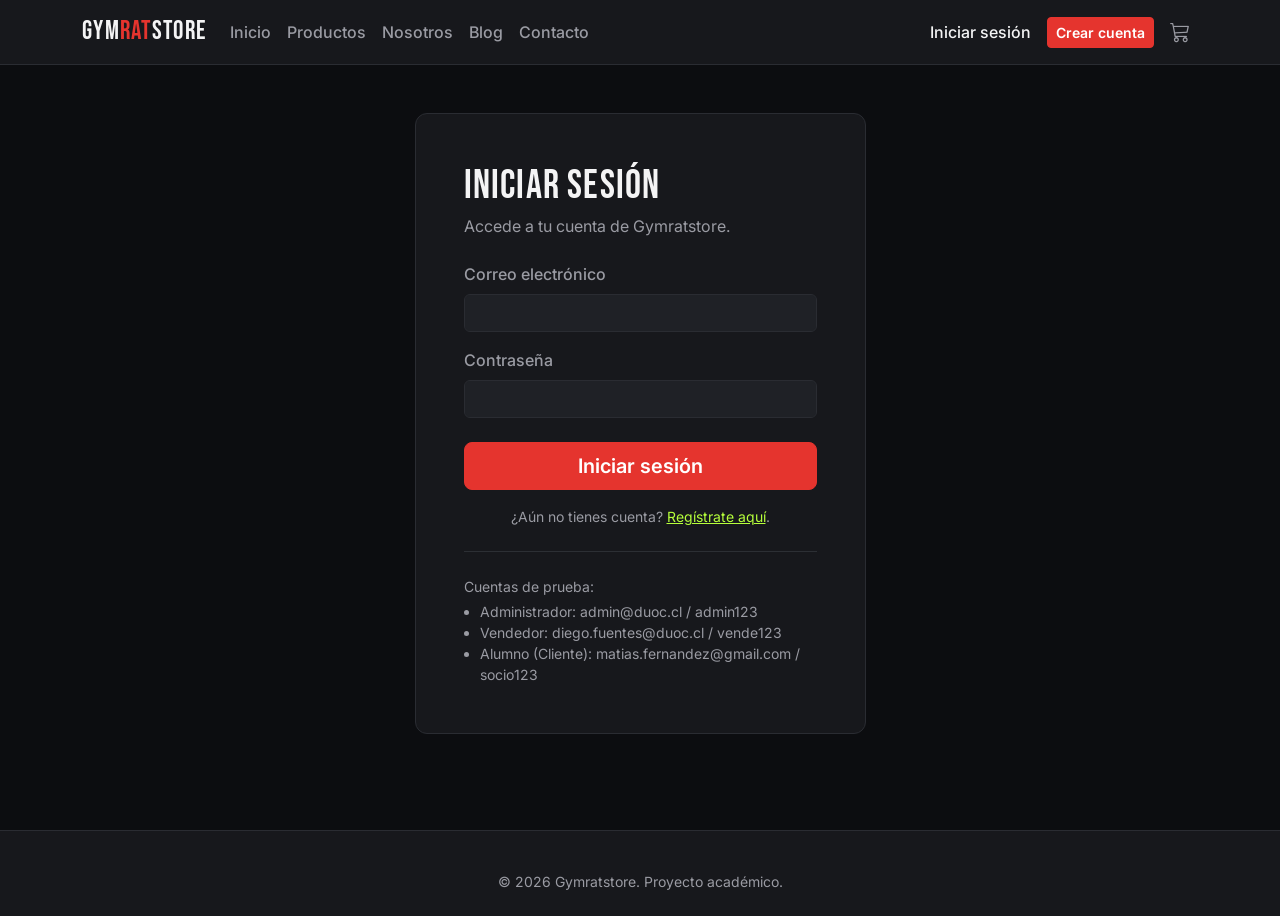
<file: index.html>
<!doctype html>
<html lang="es" data-bs-theme="dark">
<head>
  <meta charset="UTF-8" />
  <meta name="viewport" content="width=device-width, initial-scale=1.0" />
  <title>Panel admin - Gymratstore</title>
  <link rel="preconnect" href="https://fonts.googleapis.com" />
  <link href="https://fonts.googleapis.com/css2?family=Bebas+Neue&family=Inter:wght@400;500;600;700&display=swap" rel="stylesheet" />
  <link href="https://cdn.jsdelivr.net/npm/bootstrap@5.3.3/dist/css/bootstrap.min.css" rel="stylesheet" />
  <link href="https://cdn.jsdelivr.net/npm/bootstrap-icons@1.11.3/font/bootstrap-icons.css" rel="stylesheet" />
  <link href="../css/styles.css" rel="stylesheet" />
</head>
<body>
  <div class="gr-admin-shell">
    <aside class="gr-admin-sidebar">
      <a class="navbar-brand d-block mb-4" href="../index.html">GYM<span class="text-accent-red">RAT</span>STORE</a>
      <nav class="nav flex-column gap-1">
        <a class="nav-link active" href="index.html"><i class="bi bi-speedometer2 me-2"></i>Inicio</a>
        <a class="nav-link" href="productos.html"><i class="bi bi-box-seam me-2"></i>Productos</a>
        <a class="nav-link d-none" data-rol="Administrador" href="alumnos.html"><i class="bi bi-people me-2"></i>Alumnos</a>
        <a class="nav-link" href="ordenes.html"><i class="bi bi-receipt me-2"></i>Órdenes</a>
        <hr class="border-secondary my-2" />
        <a class="nav-link" href="../index.html"><i class="bi bi-box-arrow-left me-2"></i>Volver a la tienda</a>
        <a class="nav-link" href="#" data-accion="cerrar-sesion" data-ir="../index.html"><i class="bi bi-power me-2"></i>Cerrar sesión</a>
      </nav>
    </aside>

    <div class="gr-admin-main">
      <div class="d-flex justify-content-between align-items-start flex-wrap gap-2 mb-4">
        <div>
          <h1 class="mb-0">Panel admin</h1>
          <p class="text-muted-gr mb-0">Resumen general de Gymratstore.</p>
        </div>
        <div class="text-end">
          <div class="fw-semibold"><span data-sesion-nombre></span></div>
          <div class="small text-muted-gr" id="rolActual"></div>
        </div>
      </div>

      <div class="row g-3 mb-4">
        <div class="col-6 col-lg-3">
          <div class="gr-stat-card">
            <div class="gr-stat-valor" id="statProductos">-</div>
            <div class="small text-muted-gr">Productos activos</div>
          </div>
        </div>
        <div class="col-6 col-lg-3">
          <div class="gr-stat-card">
            <div class="gr-stat-valor" id="statOrdenes">-</div>
            <div class="small text-muted-gr">Órdenes registradas</div>
          </div>
        </div>
        <div class="col-6 col-lg-3">
          <div class="gr-stat-card">
            <div class="gr-stat-valor" id="statVentas">-</div>
            <div class="small text-muted-gr">Ventas totales</div>
          </div>
        </div>
        <div class="col-6 col-lg-3 d-none" data-rol="Administrador">
          <div class="gr-stat-card">
            <div class="gr-stat-valor" id="statAlumnos">-</div>
            <div class="small text-muted-gr">Alumnos inscritos</div>
          </div>
        </div>
      </div>

      <div class="row g-3 mb-4 d-none" data-rol="Administrador" id="filaMembresias">
        <div class="col-6 col-lg-4">
          <div class="gr-stat-card">
            <div class="gr-stat-valor text-accent-lime" id="statActivas">-</div>
            <div class="small text-muted-gr">Membresías activas</div>
          </div>
        </div>
        <div class="col-6 col-lg-4">
          <div class="gr-stat-card">
            <div class="gr-stat-valor text-accent-red" id="statVencidas">-</div>
            <div class="small text-muted-gr">Membresías vencidas</div>
          </div>
        </div>
        <div class="col-12 col-lg-4">
          <div class="gr-stat-card">
            <div class="gr-stat-valor" id="statSinPlan">-</div>
            <div class="small text-muted-gr">Alumnos sin plan</div>
          </div>
        </div>
      </div>

      <div class="gr-card p-4">
        <div class="gr-section-titulo">
          <h5 class="mb-0">Últimas órdenes</h5>
          <a href="ordenes.html" class="small">Ver todas <i class="bi bi-arrow-right"></i></a>
        </div>
        <div class="table-responsive">
          <table class="table table-gr align-middle mb-0">
            <thead>
              <tr>
                <th>#Orden</th>
                <th>Alumno</th>
                <th>Fecha</th>
                <th>Total</th>
              </tr>
            </thead>
            <tbody id="tablaUltimasOrdenes"></tbody>
          </table>
        </div>
      </div>
    </div>
  </div>

  <div class="toast-container position-fixed bottom-0 end-0 p-3" id="grToastContainer"></div>

  <script src="https://cdn.jsdelivr.net/npm/bootstrap@5.3.3/dist/js/bootstrap.bundle.min.js"></script>
  <script src="../js/mock-data.js"></script>
  <script src="../js/validaciones.js"></script>
  <script src="../js/sesion.js"></script>
  <script src="../js/carrito.js"></script>
  <script src="../js/comun.js"></script>
  <script src="../js/admin-home.js"></script>
</body>
</html>
</file>
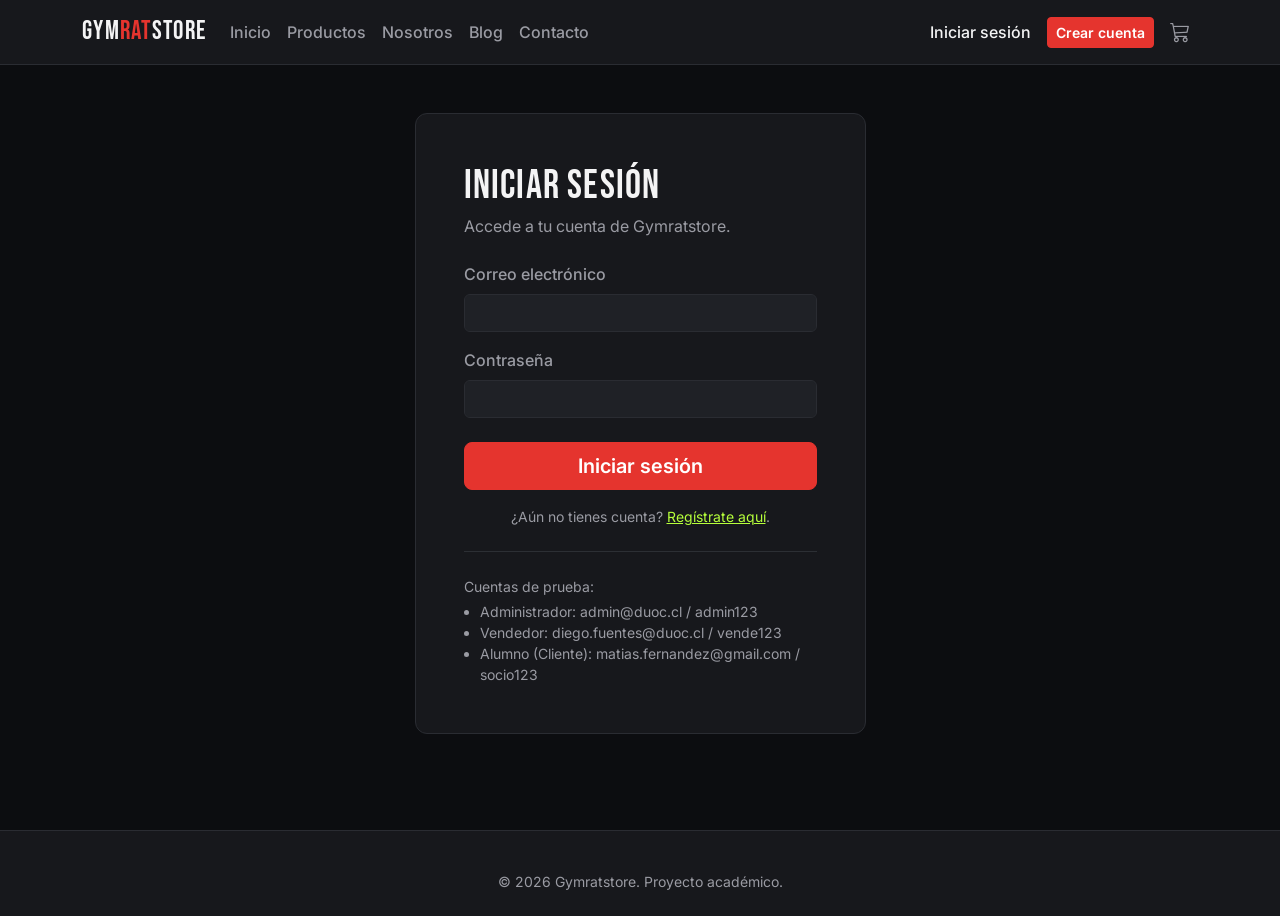
<file: alumnos.html>
<!doctype html>
<html lang="es" data-bs-theme="dark">
<head>
  <meta charset="UTF-8" />
  <meta name="viewport" content="width=device-width, initial-scale=1.0" />
  <title>Mantenedor de alumnos - Gymratstore</title>
  <link rel="preconnect" href="https://fonts.googleapis.com" />
  <link href="https://fonts.googleapis.com/css2?family=Bebas+Neue&family=Inter:wght@400;500;600;700&display=swap" rel="stylesheet" />
  <link href="https://cdn.jsdelivr.net/npm/bootstrap@5.3.3/dist/css/bootstrap.min.css" rel="stylesheet" />
  <link href="https://cdn.jsdelivr.net/npm/bootstrap-icons@1.11.3/font/bootstrap-icons.css" rel="stylesheet" />
  <link href="../css/styles.css" rel="stylesheet" />
</head>
<body>
  <div class="gr-admin-shell">
    <aside class="gr-admin-sidebar">
      <a class="navbar-brand d-block mb-4" href="../index.html">GYM<span class="text-accent-red">RAT</span>STORE</a>
      <nav class="nav flex-column gap-1">
        <a class="nav-link" href="index.html"><i class="bi bi-speedometer2 me-2"></i>Inicio</a>
        <a class="nav-link" href="productos.html"><i class="bi bi-box-seam me-2"></i>Productos</a>
        <a class="nav-link active d-none" data-rol="Administrador" href="alumnos.html"><i class="bi bi-people me-2"></i>Alumnos</a>
        <a class="nav-link" href="ordenes.html"><i class="bi bi-receipt me-2"></i>Órdenes</a>
        <hr class="border-secondary my-2" />
        <a class="nav-link" href="../index.html"><i class="bi bi-box-arrow-left me-2"></i>Volver a la tienda</a>
        <a class="nav-link" href="#" data-accion="cerrar-sesion" data-ir="../index.html"><i class="bi bi-power me-2"></i>Cerrar sesión</a>
      </nav>
    </aside>

    <div class="gr-admin-main">
      <div class="d-flex justify-content-between align-items-start flex-wrap gap-2 mb-4">
        <div>
          <h1 class="mb-0">Mantenedor de usuarios y alumnos</h1>
          <p class="text-muted-gr mb-0">Administradores, vendedores y alumnos inscritos.</p>
        </div>
        <button type="button" class="btn btn-brand" data-bs-toggle="modal" data-bs-target="#modalUsuario" id="btnNuevoUsuario">
          <i class="bi bi-person-plus me-1"></i>Nuevo usuario
        </button>
      </div>

      <div class="gr-card p-3 mb-3">
        <div class="row g-2 align-items-center">
          <div class="col-12 col-lg-auto">
            <div class="btn-group" role="group">
              <input type="radio" class="btn-check" name="filtroTipoUsuario" id="fuTodos" value="" checked />
              <label class="btn btn-outline-light btn-sm" for="fuTodos">Todos</label>
              <input type="radio" class="btn-check" name="filtroTipoUsuario" id="fuAlumnos" value="Cliente" />
              <label class="btn btn-outline-light btn-sm" for="fuAlumnos">Alumnos</label>
              <input type="radio" class="btn-check" name="filtroTipoUsuario" id="fuVendedores" value="Vendedor" />
              <label class="btn btn-outline-light btn-sm" for="fuVendedores">Vendedores</label>
              <input type="radio" class="btn-check" name="filtroTipoUsuario" id="fuAdmins" value="Administrador" />
              <label class="btn btn-outline-light btn-sm" for="fuAdmins">Administradores</label>
            </div>
          </div>
          <div class="col-12 col-lg-4">
            <input type="text" class="form-control form-control-sm" id="buscarUsuario" placeholder="Buscar por RUN, nombre o correo..." />
          </div>
        </div>
      </div>

      <div class="gr-card p-0">
        <div class="table-responsive">
          <table class="table table-gr align-middle mb-0">
            <thead>
              <tr>
                <th>RUN</th>
                <th>Nombre</th>
                <th>Correo</th>
                <th>Tipo</th>
                <th>Membresía</th>
                <th>Comuna</th>
                <th class="text-end">Acciones</th>
              </tr>
            </thead>
            <tbody id="tablaUsuarios"></tbody>
          </table>
        </div>
      </div>
      <p class="text-muted-gr text-center py-4 d-none" id="sinUsuarios">No hay usuarios que coincidan con la búsqueda.</p>
    </div>
  </div>

  <!-- Modal crear/editar usuario -->
  <div class="modal fade" id="modalUsuario" tabindex="-1">
    <div class="modal-dialog modal-lg">
      <div class="modal-content gr-card">
        <div class="modal-header border-secondary">
          <h5 class="modal-title" id="tituloModalUsuario">Nuevo usuario</h5>
          <button type="button" class="btn-close btn-close-white" data-bs-dismiss="modal"></button>
        </div>
        <form id="formUsuario">
          <div class="modal-body">
            <div class="row g-3">
              <div class="col-md-4">
                <label class="form-label" for="uRun">RUN (sin puntos ni guion)</label>
                <input type="text" class="form-control" id="uRun" maxlength="9" />
                <div class="invalid-feedback"></div>
              </div>
              <div class="col-md-4">
                <label class="form-label" for="uTipoUsuario">Tipo de usuario</label>
                <select class="form-select" id="uTipoUsuario">
                  <option value="Cliente">Cliente (alumno)</option>
                  <option value="Vendedor">Vendedor</option>
                  <option value="Administrador">Administrador</option>
                </select>
              </div>
              <div class="col-md-4">
                <label class="form-label" for="uClave">Contraseña</label>
                <input type="password" class="form-control" id="uClave" maxlength="10" />
                <div class="invalid-feedback"></div>
                <div class="form-text text-muted-gr" id="uClaveAyuda">4 a 10 caracteres.</div>
              </div>

              <div class="col-md-6">
                <label class="form-label" for="uNombre">Nombre</label>
                <input type="text" class="form-control" id="uNombre" maxlength="50" />
                <div class="invalid-feedback"></div>
              </div>
              <div class="col-md-6">
                <label class="form-label" for="uApellidos">Apellidos</label>
                <input type="text" class="form-control" id="uApellidos" maxlength="100" />
                <div class="invalid-feedback"></div>
              </div>

              <div class="col-md-6">
                <label class="form-label" for="uCorreo">Correo electrónico</label>
                <input type="text" class="form-control" id="uCorreo" maxlength="100" />
                <div class="invalid-feedback"></div>
              </div>
              <div class="col-md-6">
                <label class="form-label" for="uFechaNacimiento">Fecha de nacimiento (opcional)</label>
                <input type="date" class="form-control" id="uFechaNacimiento" />
              </div>

              <div class="col-md-6">
                <label class="form-label" for="uRegion">Región</label>
                <select class="form-select" id="uRegion">
                  <option value="">Selecciona una región</option>
                </select>
                <div class="invalid-feedback"></div>
              </div>
              <div class="col-md-6">
                <label class="form-label" for="uComuna">Comuna</label>
                <select class="form-select" id="uComuna" disabled>
                  <option value="">Selecciona una comuna</option>
                </select>
                <div class="invalid-feedback"></div>
              </div>

              <div class="col-12">
                <label class="form-label" for="uDireccion">Dirección</label>
                <input type="text" class="form-control" id="uDireccion" maxlength="300" />
                <div class="invalid-feedback"></div>
              </div>

              <div class="col-12" id="bloqueMembresia">
                <hr class="border-secondary" />
                <h6 class="text-muted-gr">Membresía (solo alumnos)</h6>
                <div class="row g-3">
                  <div class="col-md-6">
                    <label class="form-label" for="uPlan">Plan asignado</label>
                    <select class="form-select" id="uPlan">
                      <option value="">Sin plan</option>
                    </select>
                  </div>
                  <div class="col-md-6">
                    <label class="form-label" for="uVigencia">Vigente hasta</label>
                    <input type="date" class="form-control" id="uVigencia" />
                  </div>
                </div>
              </div>
            </div>
            <div id="alertaUsuario" class="alert alert-danger mt-3 d-none"></div>
          </div>
          <div class="modal-footer border-secondary">
            <button type="button" class="btn btn-outline-light" data-bs-dismiss="modal">Cancelar</button>
            <button type="submit" class="btn btn-brand">Guardar usuario</button>
          </div>
        </form>
      </div>
    </div>
  </div>

  <div class="toast-container position-fixed bottom-0 end-0 p-3" id="grToastContainer"></div>

  <script src="https://cdn.jsdelivr.net/npm/bootstrap@5.3.3/dist/js/bootstrap.bundle.min.js"></script>
  <script src="../js/mock-data.js"></script>
  <script src="../js/validaciones.js"></script>
  <script src="../js/sesion.js"></script>
  <script src="../js/carrito.js"></script>
  <script src="../js/comun.js"></script>
  <script src="../js/admin-alumnos.js"></script>
</body>
</html>
</file>
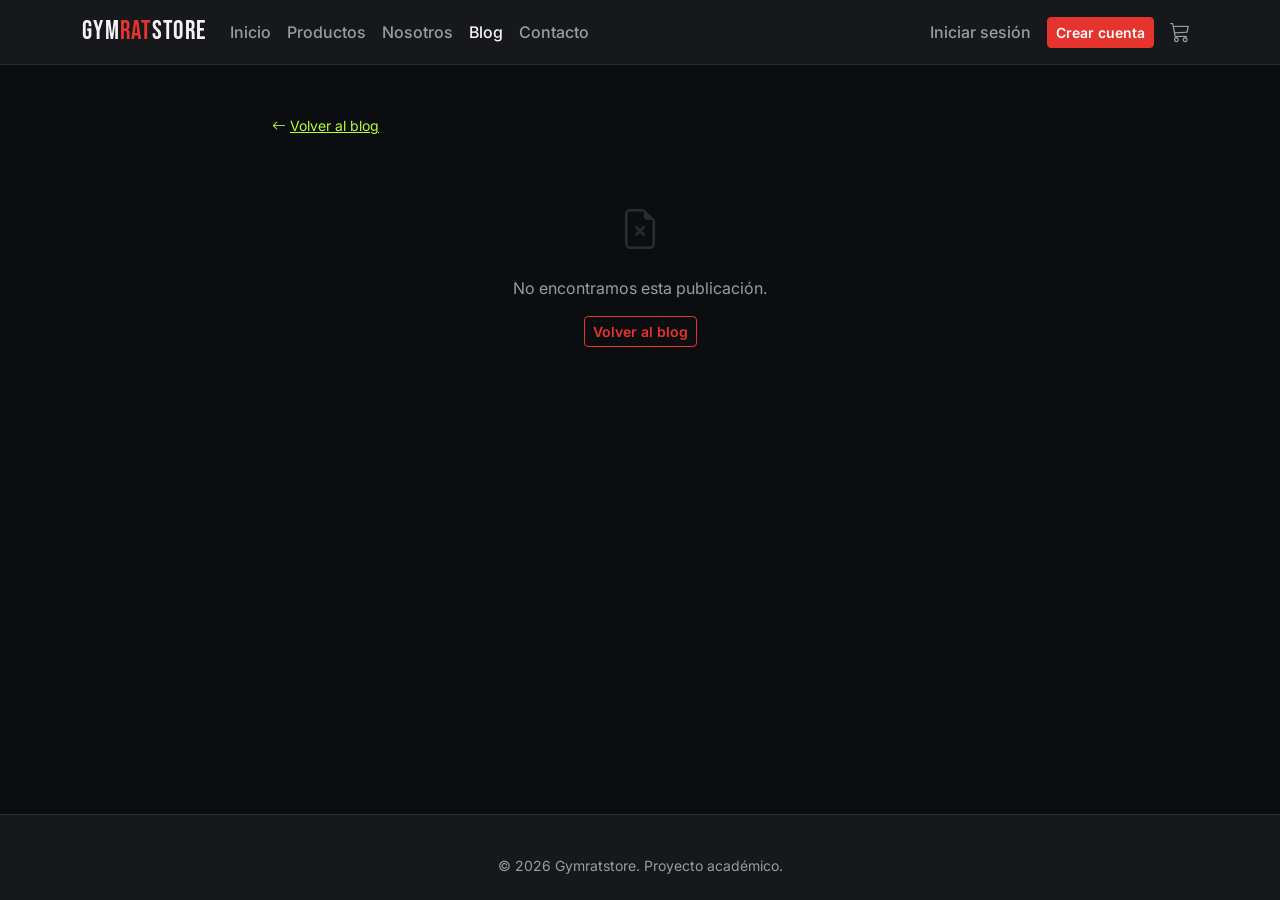
<file: blog-detalle.html>
<!doctype html>
<html lang="es" data-bs-theme="dark">
<head>
  <meta charset="UTF-8" />
  <meta name="viewport" content="width=device-width, initial-scale=1.0" />
  <title>Blog - Gymratstore</title>
  <link rel="preconnect" href="https://fonts.googleapis.com" />
  <link href="https://fonts.googleapis.com/css2?family=Bebas+Neue&family=Inter:wght@400;500;600;700&display=swap" rel="stylesheet" />
  <link href="https://cdn.jsdelivr.net/npm/bootstrap@5.3.3/dist/css/bootstrap.min.css" rel="stylesheet" />
  <link href="https://cdn.jsdelivr.net/npm/bootstrap-icons@1.11.3/font/bootstrap-icons.css" rel="stylesheet" />
  <link href="css/styles.css" rel="stylesheet" />
</head>
<body>
  <nav class="navbar navbar-expand-lg navbar-gr sticky-top" data-bs-theme="dark">
    <div class="container">
      <a class="navbar-brand" href="index.html">GYM<span>RAT</span>STORE</a>
      <button class="navbar-toggler" type="button" data-bs-toggle="collapse" data-bs-target="#navGr">
        <span class="navbar-toggler-icon"></span>
      </button>
      <div class="collapse navbar-collapse" id="navGr">
        <ul class="navbar-nav me-auto mb-2 mb-lg-0">
          <li class="nav-item"><a class="nav-link" href="index.html">Inicio</a></li>
          <li class="nav-item"><a class="nav-link" href="productos.html">Productos</a></li>
          <li class="nav-item"><a class="nav-link" href="nosotros.html">Nosotros</a></li>
          <li class="nav-item"><a class="nav-link active" href="blog.html">Blog</a></li>
          <li class="nav-item"><a class="nav-link" href="contacto.html">Contacto</a></li>
          <li class="nav-item d-none" data-rol="Administrador,Vendedor"><a class="nav-link" href="admin/index.html"><i class="bi bi-speedometer2 me-1"></i>Panel admin</a></li>
        </ul>
        <ul class="navbar-nav align-items-lg-center gap-lg-2">
          <li class="nav-item d-none" data-sesion="fuera"><a class="nav-link" href="login.html">Iniciar sesión</a></li>
          <li class="nav-item d-none" data-sesion="fuera"><a class="btn btn-brand btn-sm" href="registro.html">Crear cuenta</a></li>
          <li class="nav-item dropdown d-none" data-sesion="dentro">
            <a class="nav-link dropdown-toggle" href="#" role="button" data-bs-toggle="dropdown">
              <i class="bi bi-person-circle me-1"></i><span data-sesion-nombre></span>
            </a>
            <ul class="dropdown-menu dropdown-menu-end">
              <li><a class="dropdown-item" href="#" data-accion="cerrar-sesion" data-ir="index.html">Cerrar sesión</a></li>
            </ul>
          </li>
          <li class="nav-item">
            <a class="nav-link gr-cart-icon" href="carrito.html">
              <i class="bi bi-cart3"></i>
              <span class="gr-carrito-badge d-none">0</span>
            </a>
          </li>
        </ul>
      </div>
    </div>
  </nav>

  <main class="container py-5">
    <div class="row justify-content-center">
      <div class="col-lg-8">
        <a href="blog.html" class="small d-inline-block mb-3"><i class="bi bi-arrow-left me-1"></i>Volver al blog</a>
        <span class="small text-muted-gr" id="postFecha"></span>
        <h1 id="postTitulo" class="mb-4"></h1>
        <div id="postContenido"></div>

        <div class="gr-empty-state d-none" id="postNoEncontrado">
          <i class="bi bi-file-earmark-x"></i>
          <p class="mt-3">No encontramos esta publicación.</p>
          <a href="blog.html" class="btn btn-brand-outline btn-sm">Volver al blog</a>
        </div>
      </div>
    </div>
  </main>

  <footer class="gr-footer">
    <div class="container">
      <p class="small text-center mb-0">© <span data-anio-actual></span> Gymratstore. Proyecto académico.</p>
    </div>
  </footer>

  <div class="toast-container position-fixed bottom-0 end-0 p-3" id="grToastContainer"></div>

  <script src="https://cdn.jsdelivr.net/npm/bootstrap@5.3.3/dist/js/bootstrap.bundle.min.js"></script>
  <script src="js/mock-data.js"></script>
  <script src="js/validaciones.js"></script>
  <script src="js/sesion.js"></script>
  <script src="js/carrito.js"></script>
  <script src="js/comun.js"></script>
  <script src="js/blog-detalle.js"></script>
</body>
</html>
</file>
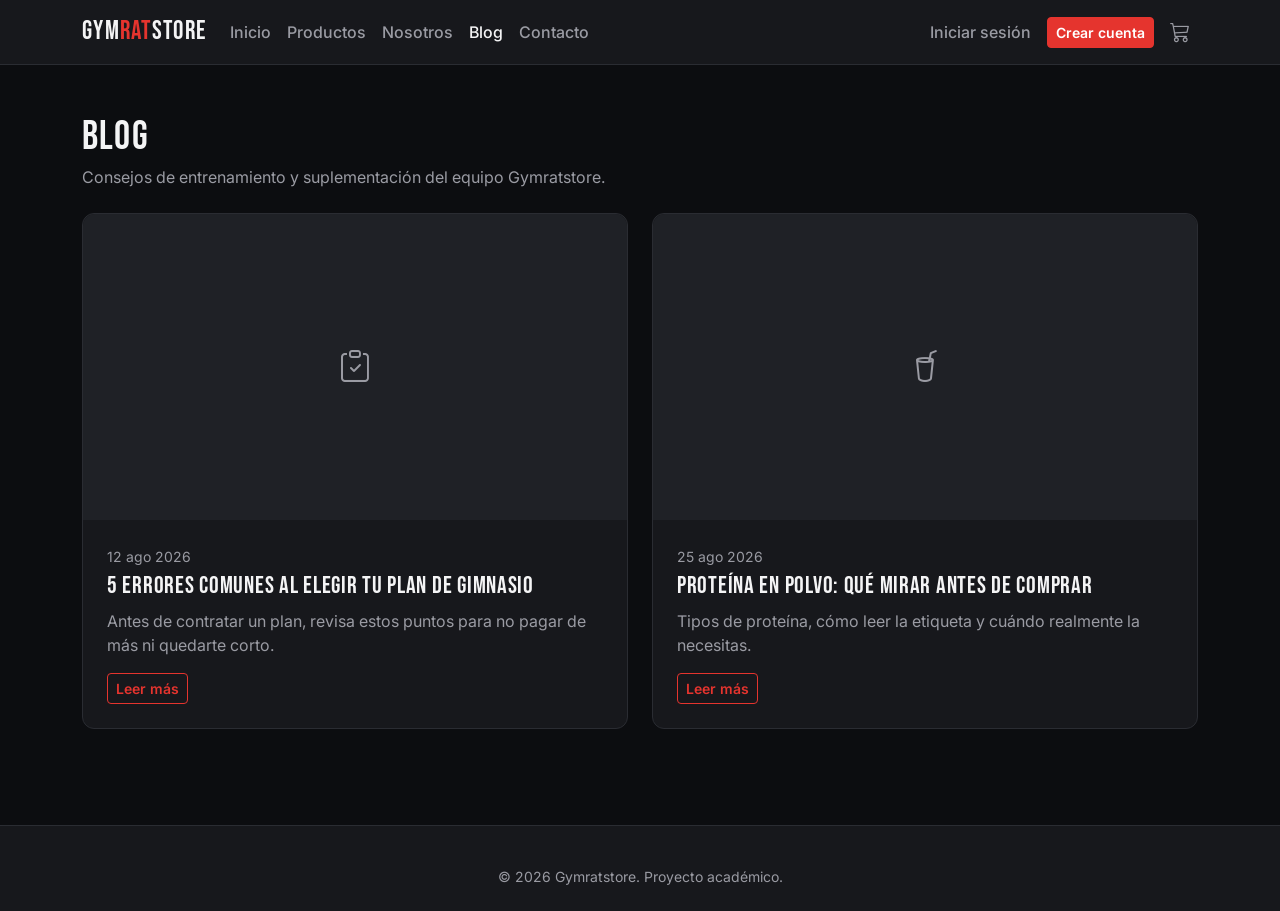
<file: blog.html>
<!doctype html>
<html lang="es" data-bs-theme="dark">
<head>
  <meta charset="UTF-8" />
  <meta name="viewport" content="width=device-width, initial-scale=1.0" />
  <title>Blog - Gymratstore</title>
  <link rel="preconnect" href="https://fonts.googleapis.com" />
  <link href="https://fonts.googleapis.com/css2?family=Bebas+Neue&family=Inter:wght@400;500;600;700&display=swap" rel="stylesheet" />
  <link href="https://cdn.jsdelivr.net/npm/bootstrap@5.3.3/dist/css/bootstrap.min.css" rel="stylesheet" />
  <link href="https://cdn.jsdelivr.net/npm/bootstrap-icons@1.11.3/font/bootstrap-icons.css" rel="stylesheet" />
  <link href="css/styles.css" rel="stylesheet" />
</head>
<body>
  <nav class="navbar navbar-expand-lg navbar-gr sticky-top" data-bs-theme="dark">
    <div class="container">
      <a class="navbar-brand" href="index.html">GYM<span>RAT</span>STORE</a>
      <button class="navbar-toggler" type="button" data-bs-toggle="collapse" data-bs-target="#navGr">
        <span class="navbar-toggler-icon"></span>
      </button>
      <div class="collapse navbar-collapse" id="navGr">
        <ul class="navbar-nav me-auto mb-2 mb-lg-0">
          <li class="nav-item"><a class="nav-link" href="index.html">Inicio</a></li>
          <li class="nav-item"><a class="nav-link" href="productos.html">Productos</a></li>
          <li class="nav-item"><a class="nav-link" href="nosotros.html">Nosotros</a></li>
          <li class="nav-item"><a class="nav-link active" href="blog.html">Blog</a></li>
          <li class="nav-item"><a class="nav-link" href="contacto.html">Contacto</a></li>
          <li class="nav-item d-none" data-rol="Administrador,Vendedor"><a class="nav-link" href="admin/index.html"><i class="bi bi-speedometer2 me-1"></i>Panel admin</a></li>
        </ul>
        <ul class="navbar-nav align-items-lg-center gap-lg-2">
          <li class="nav-item d-none" data-sesion="fuera"><a class="nav-link" href="login.html">Iniciar sesión</a></li>
          <li class="nav-item d-none" data-sesion="fuera"><a class="btn btn-brand btn-sm" href="registro.html">Crear cuenta</a></li>
          <li class="nav-item dropdown d-none" data-sesion="dentro">
            <a class="nav-link dropdown-toggle" href="#" role="button" data-bs-toggle="dropdown">
              <i class="bi bi-person-circle me-1"></i><span data-sesion-nombre></span>
            </a>
            <ul class="dropdown-menu dropdown-menu-end">
              <li><a class="dropdown-item" href="#" data-accion="cerrar-sesion" data-ir="index.html">Cerrar sesión</a></li>
            </ul>
          </li>
          <li class="nav-item">
            <a class="nav-link gr-cart-icon" href="carrito.html">
              <i class="bi bi-cart3"></i>
              <span class="gr-carrito-badge d-none">0</span>
            </a>
          </li>
        </ul>
      </div>
    </div>
  </nav>

  <main class="container py-5">
    <h1 class="mb-1">Blog</h1>
    <p class="text-muted-gr mb-4">Consejos de entrenamiento y suplementación del equipo Gymratstore.</p>

    <div class="row g-4">
      <div class="col-md-6">
        <div class="gr-card gr-blog-card h-100">
          <div class="gr-blog-media"><i class="bi bi-clipboard-check"></i></div>
          <div class="p-4">
            <span class="small text-muted-gr">12 ago 2026</span>
            <h4 class="mt-1">5 errores comunes al elegir tu plan de gimnasio</h4>
            <p class="text-muted-gr">Antes de contratar un plan, revisa estos puntos para no pagar de más ni quedarte corto.</p>
            <a href="blog-detalle.html?id=1" class="btn btn-brand-outline btn-sm">Leer más</a>
          </div>
        </div>
      </div>
      <div class="col-md-6">
        <div class="gr-card gr-blog-card h-100">
          <div class="gr-blog-media"><i class="bi bi-cup-straw"></i></div>
          <div class="p-4">
            <span class="small text-muted-gr">25 ago 2026</span>
            <h4 class="mt-1">Proteína en polvo: qué mirar antes de comprar</h4>
            <p class="text-muted-gr">Tipos de proteína, cómo leer la etiqueta y cuándo realmente la necesitas.</p>
            <a href="blog-detalle.html?id=2" class="btn btn-brand-outline btn-sm">Leer más</a>
          </div>
        </div>
      </div>
    </div>
  </main>

  <footer class="gr-footer">
    <div class="container">
      <p class="small text-center mb-0">© <span data-anio-actual></span> Gymratstore. Proyecto académico.</p>
    </div>
  </footer>

  <div class="toast-container position-fixed bottom-0 end-0 p-3" id="grToastContainer"></div>

  <script src="https://cdn.jsdelivr.net/npm/bootstrap@5.3.3/dist/js/bootstrap.bundle.min.js"></script>
  <script src="js/mock-data.js"></script>
  <script src="js/validaciones.js"></script>
  <script src="js/sesion.js"></script>
  <script src="js/carrito.js"></script>
  <script src="js/comun.js"></script>
</body>
</html>
</file>
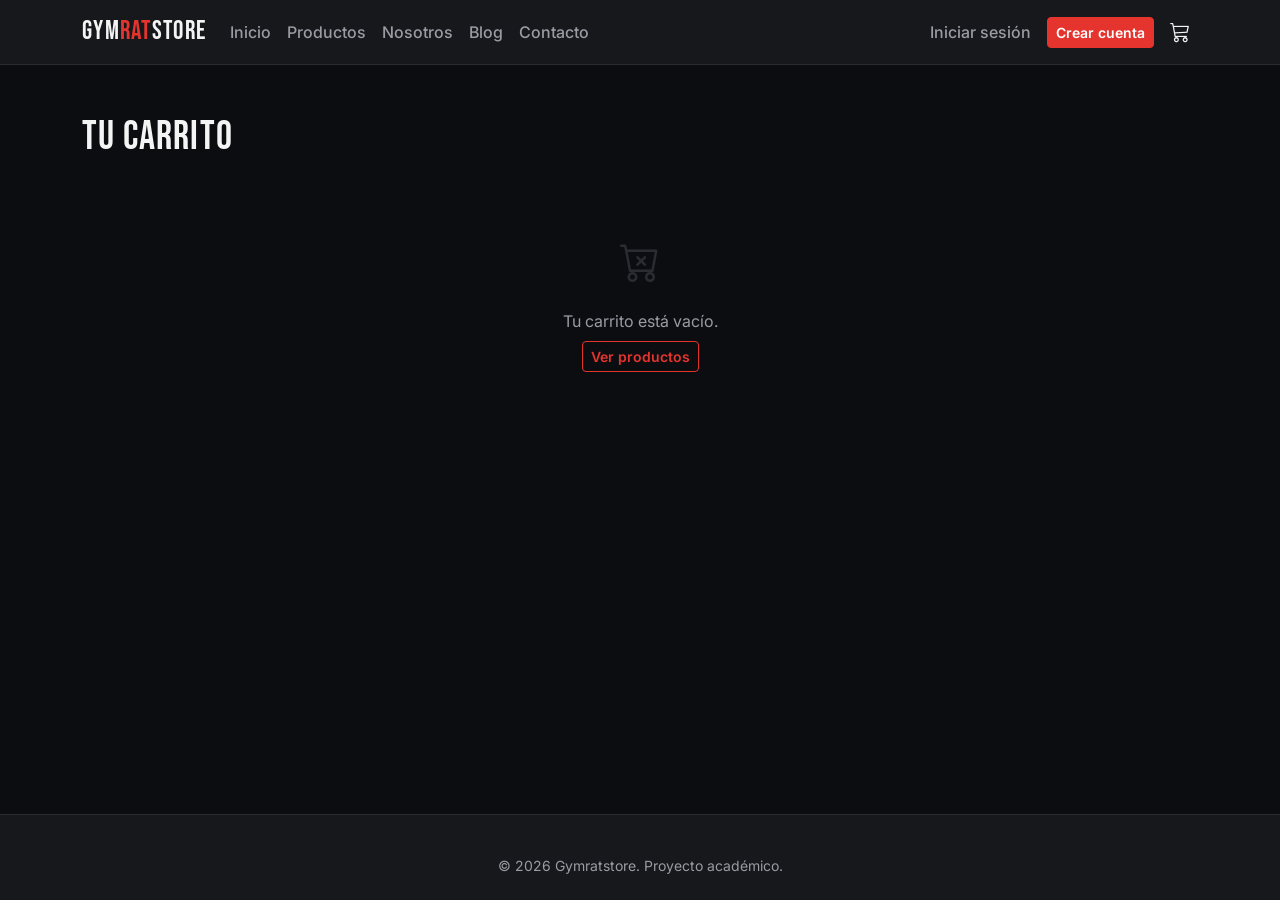
<file: carrito.html>
<!doctype html>
<html lang="es" data-bs-theme="dark">
<head>
  <meta charset="UTF-8" />
  <meta name="viewport" content="width=device-width, initial-scale=1.0" />
  <title>Carrito - Gymratstore</title>
  <link rel="preconnect" href="https://fonts.googleapis.com" />
  <link href="https://fonts.googleapis.com/css2?family=Bebas+Neue&family=Inter:wght@400;500;600;700&display=swap" rel="stylesheet" />
  <link href="https://cdn.jsdelivr.net/npm/bootstrap@5.3.3/dist/css/bootstrap.min.css" rel="stylesheet" />
  <link href="https://cdn.jsdelivr.net/npm/bootstrap-icons@1.11.3/font/bootstrap-icons.css" rel="stylesheet" />
  <link href="css/styles.css" rel="stylesheet" />
</head>
<body>
  <nav class="navbar navbar-expand-lg navbar-gr sticky-top" data-bs-theme="dark">
    <div class="container">
      <a class="navbar-brand" href="index.html">GYM<span>RAT</span>STORE</a>
      <button class="navbar-toggler" type="button" data-bs-toggle="collapse" data-bs-target="#navGr">
        <span class="navbar-toggler-icon"></span>
      </button>
      <div class="collapse navbar-collapse" id="navGr">
        <ul class="navbar-nav me-auto mb-2 mb-lg-0">
          <li class="nav-item"><a class="nav-link" href="index.html">Inicio</a></li>
          <li class="nav-item"><a class="nav-link" href="productos.html">Productos</a></li>
          <li class="nav-item"><a class="nav-link" href="nosotros.html">Nosotros</a></li>
          <li class="nav-item"><a class="nav-link" href="blog.html">Blog</a></li>
          <li class="nav-item"><a class="nav-link" href="contacto.html">Contacto</a></li>
          <li class="nav-item d-none" data-rol="Administrador,Vendedor"><a class="nav-link" href="admin/index.html"><i class="bi bi-speedometer2 me-1"></i>Panel admin</a></li>
        </ul>
        <ul class="navbar-nav align-items-lg-center gap-lg-2">
          <li class="nav-item d-none" data-sesion="fuera"><a class="nav-link" href="login.html">Iniciar sesión</a></li>
          <li class="nav-item d-none" data-sesion="fuera"><a class="btn btn-brand btn-sm" href="registro.html">Crear cuenta</a></li>
          <li class="nav-item dropdown d-none" data-sesion="dentro">
            <a class="nav-link dropdown-toggle" href="#" role="button" data-bs-toggle="dropdown">
              <i class="bi bi-person-circle me-1"></i><span data-sesion-nombre></span>
            </a>
            <ul class="dropdown-menu dropdown-menu-end">
              <li><a class="dropdown-item" href="#" data-accion="cerrar-sesion" data-ir="index.html">Cerrar sesión</a></li>
            </ul>
          </li>
          <li class="nav-item">
            <a class="nav-link gr-cart-icon active" href="carrito.html">
              <i class="bi bi-cart3"></i>
              <span class="gr-carrito-badge d-none">0</span>
            </a>
          </li>
        </ul>
      </div>
    </div>
  </nav>

  <main class="container py-5">
    <h1 class="mb-4">Tu carrito</h1>

    <div class="row g-4" id="vistaCarrito">
      <div class="col-lg-8">
        <div class="d-flex flex-column gap-3" id="listaCarrito"></div>
      </div>
      <div class="col-lg-4">
        <div class="gr-card p-4 gr-cart-summary">
          <h5>Resumen</h5>
          <div class="d-flex justify-content-between text-muted-gr small mb-2">
            <span>Productos</span>
            <span id="resumenCantidad">0</span>
          </div>
          <hr class="border-secondary" />
          <div class="d-flex justify-content-between fs-5 mb-3">
            <strong>Total</strong>
            <strong class="text-accent-lime" id="resumenTotal">$0</strong>
          </div>

          <div class="alert alert-dark border d-none" id="avisoPlanRequiereCuenta">
            <i class="bi bi-lock me-1 text-accent-red"></i>
            Tu carrito incluye un plan de gimnasio: necesitas una cuenta para completar esa compra (los suplementos sí se pueden comprar como invitado).
            <div class="d-flex gap-2 mt-2">
              <a href="login.html?volver=carrito.html" class="btn btn-sm btn-brand-outline">Iniciar sesión</a>
              <a href="registro.html" class="btn btn-sm btn-brand">Crear cuenta</a>
            </div>
          </div>

          <div class="d-none" id="bloqueInvitado">
            <p class="small text-muted-gr mb-2">
              <i class="bi bi-person-check me-1"></i>Comprando como invitado. Solo necesitamos estos datos para tu pedido.
              <a href="login.html?volver=carrito.html">¿Tienes cuenta? Inicia sesión</a>.
            </p>
            <div class="mb-2">
              <label class="form-label small" for="invitadoNombre">Nombre completo</label>
              <input type="text" class="form-control form-control-sm" id="invitadoNombre" maxlength="100" />
              <div class="invalid-feedback"></div>
            </div>
            <div class="mb-2">
              <label class="form-label small" for="invitadoCorreo">Correo electrónico</label>
              <input type="text" class="form-control form-control-sm" id="invitadoCorreo" maxlength="100" />
              <div class="invalid-feedback"></div>
            </div>
            <div class="mb-3">
              <label class="form-label small" for="invitadoDireccion">Dirección de entrega</label>
              <input type="text" class="form-control form-control-sm" id="invitadoDireccion" maxlength="300" />
              <div class="invalid-feedback"></div>
            </div>
          </div>

          <button type="button" class="btn btn-brand btn-lg w-100" id="btnConfirmar">Confirmar compra</button>
          <a href="productos.html" class="btn btn-outline-light w-100 mt-2">Seguir comprando</a>
        </div>
      </div>
    </div>

    <div class="gr-empty-state d-none" id="carritoVacio">
      <i class="bi bi-cart-x"></i>
      <p class="mt-3 mb-2">Tu carrito está vacío.</p>
      <a href="productos.html" class="btn btn-sm btn-brand-outline">Ver productos</a>
    </div>

    <div class="gr-card p-5 text-center d-none" id="confirmacionCompra">
      <i class="bi bi-check-circle text-accent-lime" style="font-size: 3rem"></i>
      <h3 class="mt-3">¡Compra confirmada!</h3>
      <p class="text-muted-gr" id="confirmacionDetalle"></p>
      <a href="index.html" class="btn btn-brand mt-2">Volver al inicio</a>
    </div>
  </main>

  <footer class="gr-footer">
    <div class="container">
      <p class="small text-center mb-0">© <span data-anio-actual></span> Gymratstore. Proyecto académico.</p>
    </div>
  </footer>

  <div class="toast-container position-fixed bottom-0 end-0 p-3" id="grToastContainer"></div>

  <script src="https://cdn.jsdelivr.net/npm/bootstrap@5.3.3/dist/js/bootstrap.bundle.min.js"></script>
  <script src="js/mock-data.js"></script>
  <script src="js/validaciones.js"></script>
  <script src="js/sesion.js"></script>
  <script src="js/carrito.js"></script>
  <script src="js/comun.js"></script>
  <script src="js/carrito-page.js"></script>
</body>
</html>
</file>
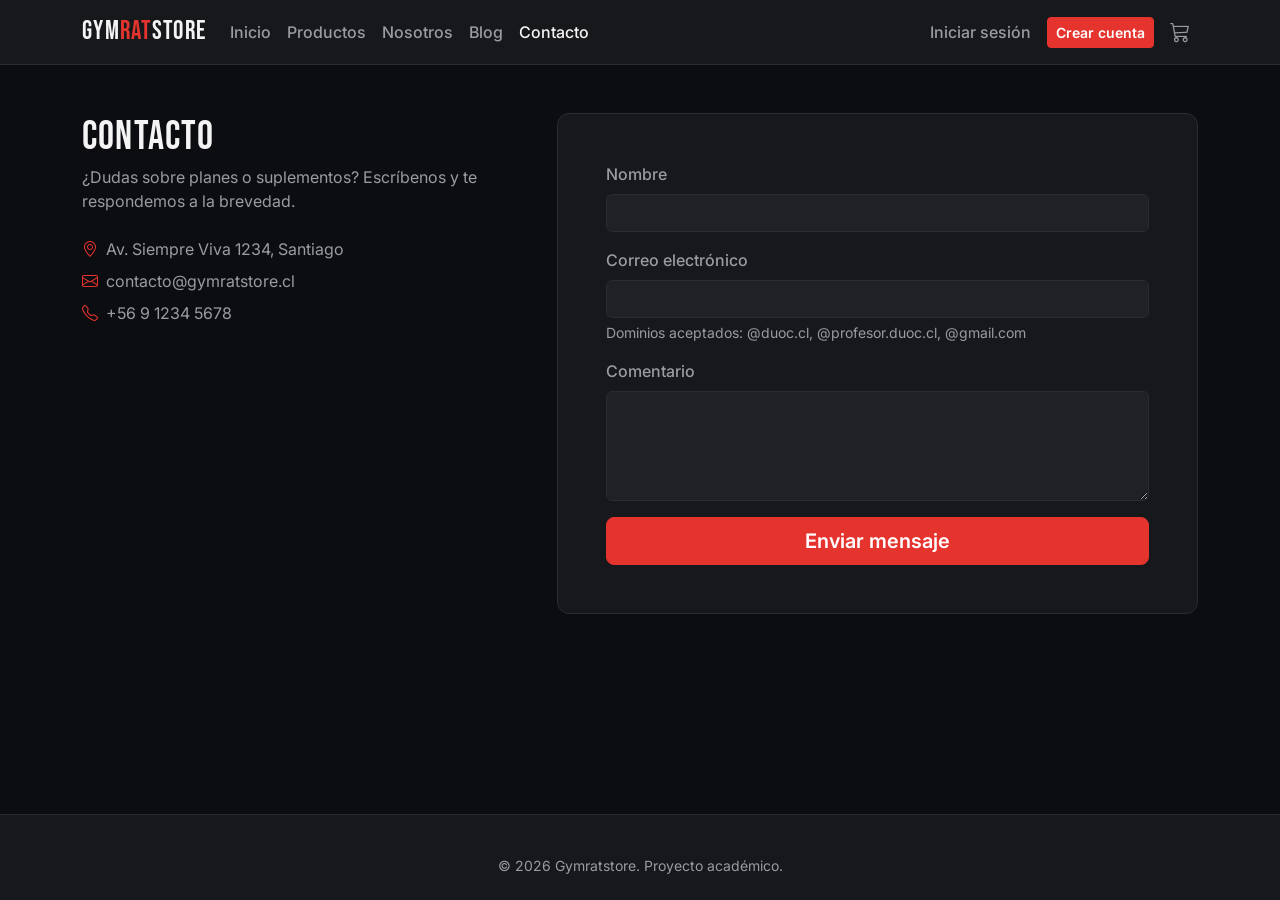
<file: contacto.html>
<!doctype html>
<html lang="es" data-bs-theme="dark">
<head>
  <meta charset="UTF-8" />
  <meta name="viewport" content="width=device-width, initial-scale=1.0" />
  <title>Contacto - Gymratstore</title>
  <link rel="preconnect" href="https://fonts.googleapis.com" />
  <link href="https://fonts.googleapis.com/css2?family=Bebas+Neue&family=Inter:wght@400;500;600;700&display=swap" rel="stylesheet" />
  <link href="https://cdn.jsdelivr.net/npm/bootstrap@5.3.3/dist/css/bootstrap.min.css" rel="stylesheet" />
  <link href="https://cdn.jsdelivr.net/npm/bootstrap-icons@1.11.3/font/bootstrap-icons.css" rel="stylesheet" />
  <link href="css/styles.css" rel="stylesheet" />
</head>
<body>
  <nav class="navbar navbar-expand-lg navbar-gr sticky-top" data-bs-theme="dark">
    <div class="container">
      <a class="navbar-brand" href="index.html">GYM<span>RAT</span>STORE</a>
      <button class="navbar-toggler" type="button" data-bs-toggle="collapse" data-bs-target="#navGr">
        <span class="navbar-toggler-icon"></span>
      </button>
      <div class="collapse navbar-collapse" id="navGr">
        <ul class="navbar-nav me-auto mb-2 mb-lg-0">
          <li class="nav-item"><a class="nav-link" href="index.html">Inicio</a></li>
          <li class="nav-item"><a class="nav-link" href="productos.html">Productos</a></li>
          <li class="nav-item"><a class="nav-link" href="nosotros.html">Nosotros</a></li>
          <li class="nav-item"><a class="nav-link" href="blog.html">Blog</a></li>
          <li class="nav-item"><a class="nav-link active" href="contacto.html">Contacto</a></li>
          <li class="nav-item d-none" data-rol="Administrador,Vendedor"><a class="nav-link" href="admin/index.html"><i class="bi bi-speedometer2 me-1"></i>Panel admin</a></li>
        </ul>
        <ul class="navbar-nav align-items-lg-center gap-lg-2">
          <li class="nav-item d-none" data-sesion="fuera"><a class="nav-link" href="login.html">Iniciar sesión</a></li>
          <li class="nav-item d-none" data-sesion="fuera"><a class="btn btn-brand btn-sm" href="registro.html">Crear cuenta</a></li>
          <li class="nav-item dropdown d-none" data-sesion="dentro">
            <a class="nav-link dropdown-toggle" href="#" role="button" data-bs-toggle="dropdown">
              <i class="bi bi-person-circle me-1"></i><span data-sesion-nombre></span>
            </a>
            <ul class="dropdown-menu dropdown-menu-end">
              <li><a class="dropdown-item" href="#" data-accion="cerrar-sesion" data-ir="index.html">Cerrar sesión</a></li>
            </ul>
          </li>
          <li class="nav-item">
            <a class="nav-link gr-cart-icon" href="carrito.html">
              <i class="bi bi-cart3"></i>
              <span class="gr-carrito-badge d-none">0</span>
            </a>
          </li>
        </ul>
      </div>
    </div>
  </nav>

  <main class="container py-5">
    <div class="row g-4">
      <div class="col-lg-5">
        <h1 class="mb-1">Contacto</h1>
        <p class="text-muted-gr mb-4">¿Dudas sobre planes o suplementos? Escríbenos y te respondemos a la brevedad.</p>
        <ul class="list-unstyled text-muted-gr">
          <li class="mb-2"><i class="bi bi-geo-alt text-accent-red me-2"></i>Av. Siempre Viva 1234, Santiago</li>
          <li class="mb-2"><i class="bi bi-envelope text-accent-red me-2"></i>contacto@gymratstore.cl</li>
          <li class="mb-2"><i class="bi bi-telephone text-accent-red me-2"></i>+56 9 1234 5678</li>
        </ul>
      </div>
      <div class="col-lg-7">
        <div class="gr-card p-4 p-md-5">
          <form id="formContacto" novalidate>
            <div class="mb-3">
              <label class="form-label" for="nombre">Nombre</label>
              <input type="text" class="form-control" id="nombre" maxlength="100" />
              <div class="invalid-feedback"></div>
            </div>
            <div class="mb-3">
              <label class="form-label" for="correo">Correo electrónico</label>
              <input type="text" class="form-control" id="correo" maxlength="100" />
              <div class="invalid-feedback"></div>
              <div class="form-text text-muted-gr">Dominios aceptados: @duoc.cl, @profesor.duoc.cl, @gmail.com</div>
            </div>
            <div class="mb-3">
              <label class="form-label" for="comentario">Comentario</label>
              <textarea class="form-control" id="comentario" rows="4" maxlength="500"></textarea>
              <div class="invalid-feedback"></div>
            </div>

            <div id="exitoContacto" class="alert alert-success d-none"></div>
            <div id="alertaContacto" class="alert alert-danger d-none"></div>

            <button type="submit" class="btn btn-brand btn-lg w-100">Enviar mensaje</button>
          </form>
        </div>
      </div>
    </div>
  </main>

  <footer class="gr-footer">
    <div class="container">
      <p class="small text-center mb-0">© <span data-anio-actual></span> Gymratstore. Proyecto académico.</p>
    </div>
  </footer>

  <div class="toast-container position-fixed bottom-0 end-0 p-3" id="grToastContainer"></div>

  <script src="https://cdn.jsdelivr.net/npm/bootstrap@5.3.3/dist/js/bootstrap.bundle.min.js"></script>
  <script src="js/mock-data.js"></script>
  <script src="js/validaciones.js"></script>
  <script src="js/sesion.js"></script>
  <script src="js/carrito.js"></script>
  <script src="js/comun.js"></script>
  <script src="js/contacto.js"></script>
</body>
</html>
</file>
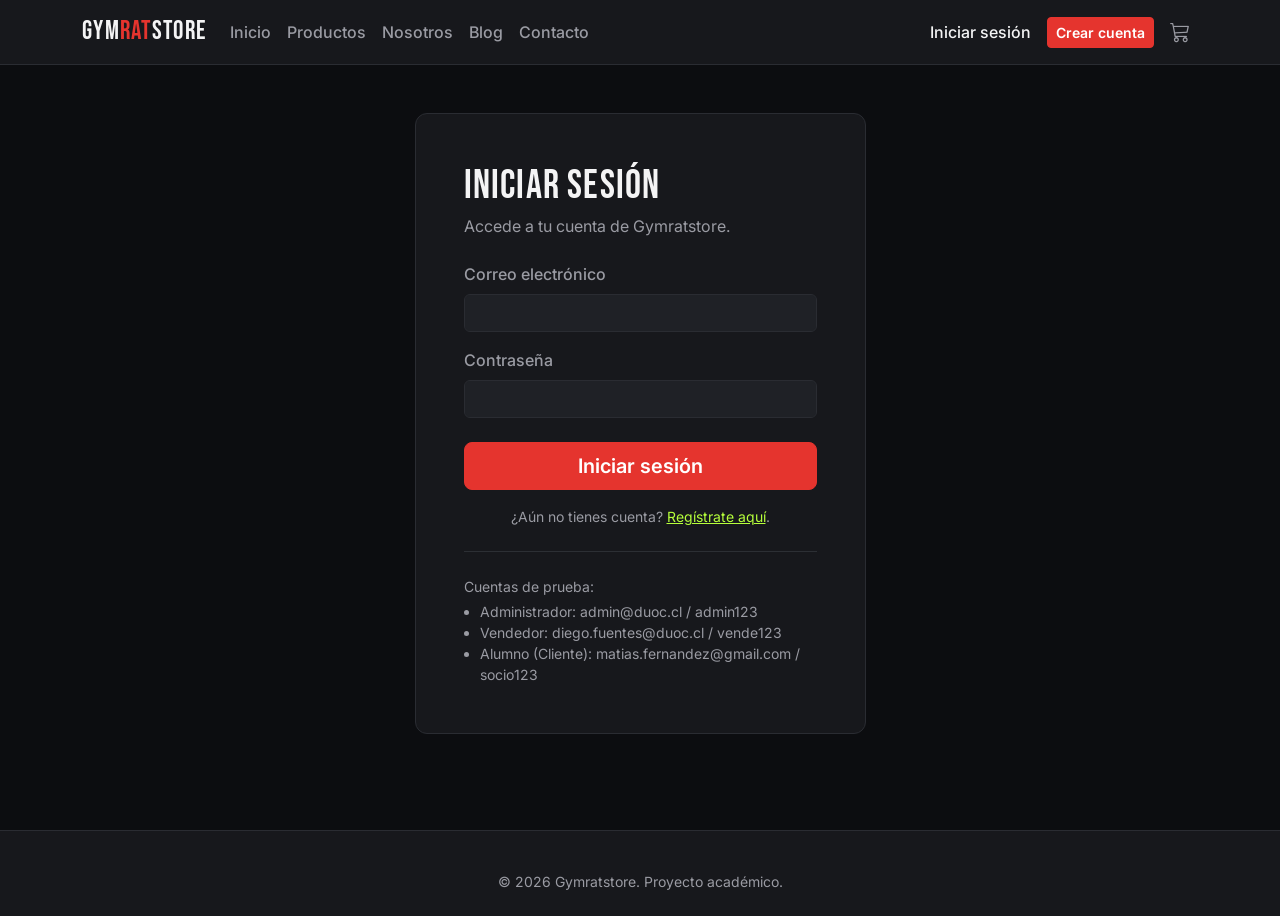
<file: login.html>
<!doctype html>
<html lang="es" data-bs-theme="dark">
<head>
  <meta charset="UTF-8" />
  <meta name="viewport" content="width=device-width, initial-scale=1.0" />
  <title>Iniciar sesión - Gymratstore</title>
  <link rel="preconnect" href="https://fonts.googleapis.com" />
  <link href="https://fonts.googleapis.com/css2?family=Bebas+Neue&family=Inter:wght@400;500;600;700&display=swap" rel="stylesheet" />
  <link href="https://cdn.jsdelivr.net/npm/bootstrap@5.3.3/dist/css/bootstrap.min.css" rel="stylesheet" />
  <link href="https://cdn.jsdelivr.net/npm/bootstrap-icons@1.11.3/font/bootstrap-icons.css" rel="stylesheet" />
  <link href="css/styles.css" rel="stylesheet" />
</head>
<body>
  <nav class="navbar navbar-expand-lg navbar-gr sticky-top" data-bs-theme="dark">
    <div class="container">
      <a class="navbar-brand" href="index.html">GYM<span>RAT</span>STORE</a>
      <button class="navbar-toggler" type="button" data-bs-toggle="collapse" data-bs-target="#navGr">
        <span class="navbar-toggler-icon"></span>
      </button>
      <div class="collapse navbar-collapse" id="navGr">
        <ul class="navbar-nav me-auto mb-2 mb-lg-0">
          <li class="nav-item"><a class="nav-link" href="index.html">Inicio</a></li>
          <li class="nav-item"><a class="nav-link" href="productos.html">Productos</a></li>
          <li class="nav-item"><a class="nav-link" href="nosotros.html">Nosotros</a></li>
          <li class="nav-item"><a class="nav-link" href="blog.html">Blog</a></li>
          <li class="nav-item"><a class="nav-link" href="contacto.html">Contacto</a></li>
          <li class="nav-item d-none" data-rol="Administrador,Vendedor"><a class="nav-link" href="admin/index.html"><i class="bi bi-speedometer2 me-1"></i>Panel admin</a></li>
        </ul>
        <ul class="navbar-nav align-items-lg-center gap-lg-2">
          <li class="nav-item d-none" data-sesion="fuera"><a class="nav-link active" href="login.html">Iniciar sesión</a></li>
          <li class="nav-item d-none" data-sesion="fuera"><a class="btn btn-brand btn-sm" href="registro.html">Crear cuenta</a></li>
          <li class="nav-item dropdown d-none" data-sesion="dentro">
            <a class="nav-link dropdown-toggle" href="#" role="button" data-bs-toggle="dropdown">
              <i class="bi bi-person-circle me-1"></i><span data-sesion-nombre></span>
            </a>
            <ul class="dropdown-menu dropdown-menu-end">
              <li><a class="dropdown-item" href="#" data-accion="cerrar-sesion" data-ir="index.html">Cerrar sesión</a></li>
            </ul>
          </li>
          <li class="nav-item">
            <a class="nav-link gr-cart-icon" href="carrito.html">
              <i class="bi bi-cart3"></i>
              <span class="gr-carrito-badge d-none">0</span>
            </a>
          </li>
        </ul>
      </div>
    </div>
  </nav>

  <main class="container py-5">
    <div class="row justify-content-center">
      <div class="col-lg-5">
        <div class="gr-card p-4 p-md-5">
          <h1 class="mb-1">Iniciar sesión</h1>
          <p class="text-muted-gr mb-4">Accede a tu cuenta de Gymratstore.</p>

          <form id="formLogin" novalidate>
            <div class="mb-3">
              <label class="form-label" for="correo">Correo electrónico</label>
              <input type="text" class="form-control" id="correo" maxlength="100" />
              <div class="invalid-feedback"></div>
            </div>
            <div class="mb-3">
              <label class="form-label" for="clave">Contraseña</label>
              <input type="password" class="form-control" id="clave" maxlength="10" />
              <div class="invalid-feedback"></div>
            </div>

            <div id="alertaLogin" class="alert alert-danger d-none"></div>

            <button type="submit" class="btn btn-brand btn-lg w-100 mt-2">Iniciar sesión</button>
            <p class="text-center small text-muted-gr mt-3 mb-0">
              ¿Aún no tienes cuenta? <a href="registro.html">Regístrate aquí</a>.
            </p>
          </form>

          <hr class="border-secondary my-4" />
          <p class="small text-muted-gr mb-1">Cuentas de prueba:</p>
          <ul class="small text-muted-gr mb-0 ps-3">
            <li>Administrador: admin@duoc.cl / admin123</li>
            <li>Vendedor: diego.fuentes@duoc.cl / vende123</li>
            <li>Alumno (Cliente): matias.fernandez@gmail.com / socio123</li>
          </ul>
        </div>
      </div>
    </div>
  </main>

  <footer class="gr-footer">
    <div class="container">
      <p class="small text-center mb-0">© <span data-anio-actual></span> Gymratstore. Proyecto académico.</p>
    </div>
  </footer>

  <div class="toast-container position-fixed bottom-0 end-0 p-3" id="grToastContainer"></div>

  <script src="https://cdn.jsdelivr.net/npm/bootstrap@5.3.3/dist/js/bootstrap.bundle.min.js"></script>
  <script src="js/mock-data.js"></script>
  <script src="js/validaciones.js"></script>
  <script src="js/sesion.js"></script>
  <script src="js/carrito.js"></script>
  <script src="js/comun.js"></script>
  <script src="js/login.js"></script>
</body>
</html>
</file>
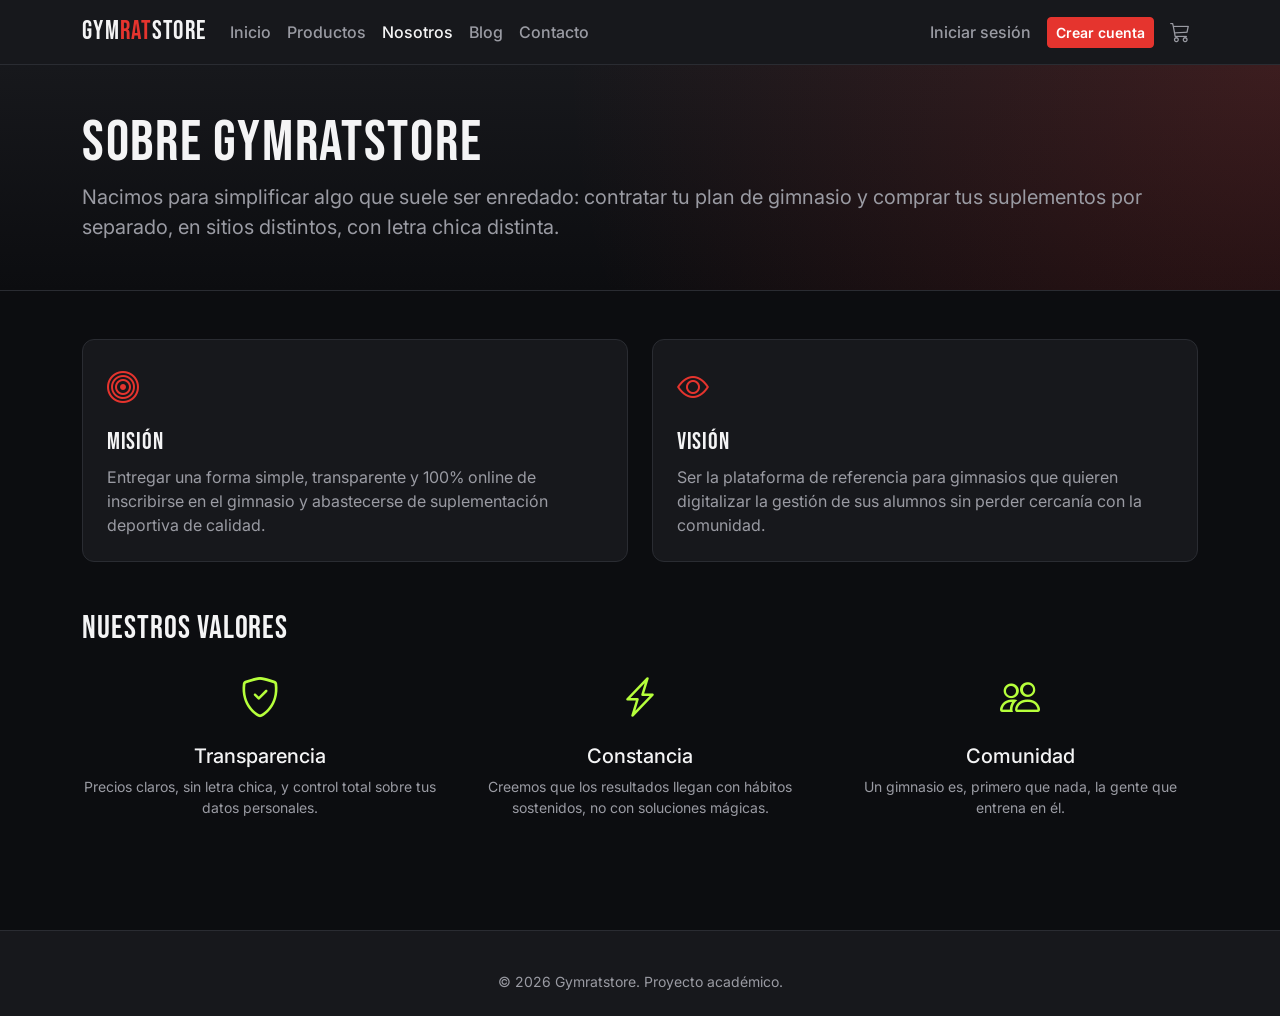
<file: nosotros.html>
<!doctype html>
<html lang="es" data-bs-theme="dark">
<head>
  <meta charset="UTF-8" />
  <meta name="viewport" content="width=device-width, initial-scale=1.0" />
  <title>Nosotros - Gymratstore</title>
  <link rel="preconnect" href="https://fonts.googleapis.com" />
  <link href="https://fonts.googleapis.com/css2?family=Bebas+Neue&family=Inter:wght@400;500;600;700&display=swap" rel="stylesheet" />
  <link href="https://cdn.jsdelivr.net/npm/bootstrap@5.3.3/dist/css/bootstrap.min.css" rel="stylesheet" />
  <link href="https://cdn.jsdelivr.net/npm/bootstrap-icons@1.11.3/font/bootstrap-icons.css" rel="stylesheet" />
  <link href="css/styles.css" rel="stylesheet" />
</head>
<body>
  <nav class="navbar navbar-expand-lg navbar-gr sticky-top" data-bs-theme="dark">
    <div class="container">
      <a class="navbar-brand" href="index.html">GYM<span>RAT</span>STORE</a>
      <button class="navbar-toggler" type="button" data-bs-toggle="collapse" data-bs-target="#navGr">
        <span class="navbar-toggler-icon"></span>
      </button>
      <div class="collapse navbar-collapse" id="navGr">
        <ul class="navbar-nav me-auto mb-2 mb-lg-0">
          <li class="nav-item"><a class="nav-link" href="index.html">Inicio</a></li>
          <li class="nav-item"><a class="nav-link" href="productos.html">Productos</a></li>
          <li class="nav-item"><a class="nav-link active" href="nosotros.html">Nosotros</a></li>
          <li class="nav-item"><a class="nav-link" href="blog.html">Blog</a></li>
          <li class="nav-item"><a class="nav-link" href="contacto.html">Contacto</a></li>
          <li class="nav-item d-none" data-rol="Administrador,Vendedor"><a class="nav-link" href="admin/index.html"><i class="bi bi-speedometer2 me-1"></i>Panel admin</a></li>
        </ul>
        <ul class="navbar-nav align-items-lg-center gap-lg-2">
          <li class="nav-item d-none" data-sesion="fuera"><a class="nav-link" href="login.html">Iniciar sesión</a></li>
          <li class="nav-item d-none" data-sesion="fuera"><a class="btn btn-brand btn-sm" href="registro.html">Crear cuenta</a></li>
          <li class="nav-item dropdown d-none" data-sesion="dentro">
            <a class="nav-link dropdown-toggle" href="#" role="button" data-bs-toggle="dropdown">
              <i class="bi bi-person-circle me-1"></i><span data-sesion-nombre></span>
            </a>
            <ul class="dropdown-menu dropdown-menu-end">
              <li><a class="dropdown-item" href="#" data-accion="cerrar-sesion" data-ir="index.html">Cerrar sesión</a></li>
            </ul>
          </li>
          <li class="nav-item">
            <a class="nav-link gr-cart-icon" href="carrito.html">
              <i class="bi bi-cart3"></i>
              <span class="gr-carrito-badge d-none">0</span>
            </a>
          </li>
        </ul>
      </div>
    </div>
  </nav>

  <main>
    <section class="gr-hero py-5">
      <div class="container">
        <h1>Sobre Gymratstore</h1>
        <p class="text-muted-gr fs-5 mb-0">Nacimos para simplificar algo que suele ser enredado: contratar tu plan de gimnasio y comprar tus suplementos por separado, en sitios distintos, con letra chica distinta.</p>
      </div>
    </section>

    <section class="container py-5">
      <div class="row g-4">
        <div class="col-md-6">
          <div class="gr-card p-4 h-100">
            <i class="bi bi-bullseye text-accent-red fs-2"></i>
            <h4 class="mt-3">Misión</h4>
            <p class="text-muted-gr mb-0">Entregar una forma simple, transparente y 100% online de inscribirse en el gimnasio y abastecerse de suplementación deportiva de calidad.</p>
          </div>
        </div>
        <div class="col-md-6">
          <div class="gr-card p-4 h-100">
            <i class="bi bi-eye text-accent-red fs-2"></i>
            <h4 class="mt-3">Visión</h4>
            <p class="text-muted-gr mb-0">Ser la plataforma de referencia para gimnasios que quieren digitalizar la gestión de sus alumnos sin perder cercanía con la comunidad.</p>
          </div>
        </div>
      </div>

      <div class="gr-section-titulo mt-5">
        <h2 class="mb-0">Nuestros valores</h2>
      </div>
      <div class="row g-4">
        <div class="col-md-4 text-center">
          <i class="bi bi-shield-check text-accent-lime fs-1"></i>
          <h5 class="mt-3">Transparencia</h5>
          <p class="text-muted-gr small">Precios claros, sin letra chica, y control total sobre tus datos personales.</p>
        </div>
        <div class="col-md-4 text-center">
          <i class="bi bi-lightning-charge text-accent-lime fs-1"></i>
          <h5 class="mt-3">Constancia</h5>
          <p class="text-muted-gr small">Creemos que los resultados llegan con hábitos sostenidos, no con soluciones mágicas.</p>
        </div>
        <div class="col-md-4 text-center">
          <i class="bi bi-people text-accent-lime fs-1"></i>
          <h5 class="mt-3">Comunidad</h5>
          <p class="text-muted-gr small">Un gimnasio es, primero que nada, la gente que entrena en él.</p>
        </div>
      </div>
    </section>
  </main>

  <footer class="gr-footer">
    <div class="container">
      <p class="small text-center mb-0">© <span data-anio-actual></span> Gymratstore. Proyecto académico.</p>
    </div>
  </footer>

  <div class="toast-container position-fixed bottom-0 end-0 p-3" id="grToastContainer"></div>

  <script src="https://cdn.jsdelivr.net/npm/bootstrap@5.3.3/dist/js/bootstrap.bundle.min.js"></script>
  <script src="js/mock-data.js"></script>
  <script src="js/validaciones.js"></script>
  <script src="js/sesion.js"></script>
  <script src="js/carrito.js"></script>
  <script src="js/comun.js"></script>
</body>
</html>
</file>
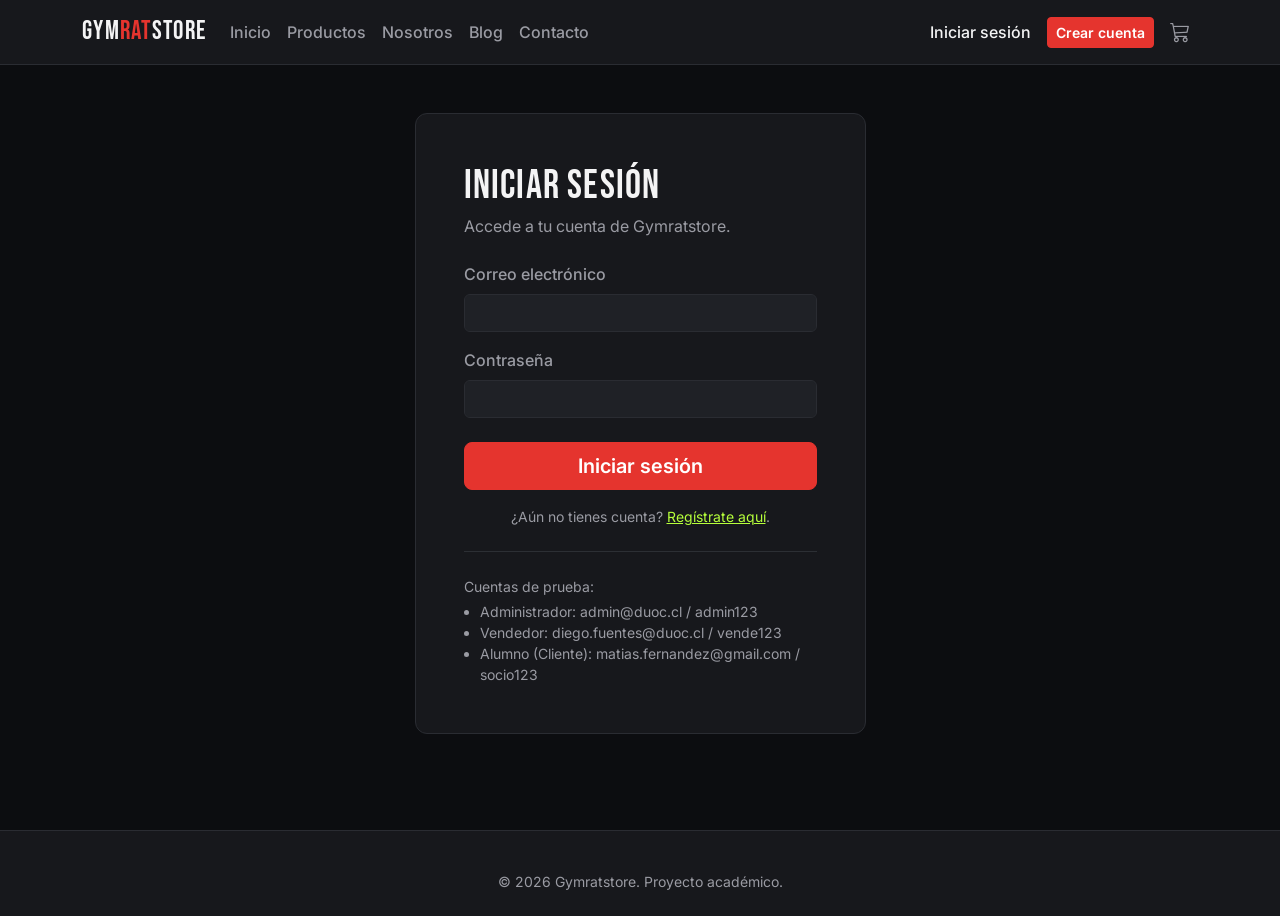
<file: ordenes.html>
<!doctype html>
<html lang="es" data-bs-theme="dark">
<head>
  <meta charset="UTF-8" />
  <meta name="viewport" content="width=device-width, initial-scale=1.0" />
  <title>Órdenes - Gymratstore</title>
  <link rel="preconnect" href="https://fonts.googleapis.com" />
  <link href="https://fonts.googleapis.com/css2?family=Bebas+Neue&family=Inter:wght@400;500;600;700&display=swap" rel="stylesheet" />
  <link href="https://cdn.jsdelivr.net/npm/bootstrap@5.3.3/dist/css/bootstrap.min.css" rel="stylesheet" />
  <link href="https://cdn.jsdelivr.net/npm/bootstrap-icons@1.11.3/font/bootstrap-icons.css" rel="stylesheet" />
  <link href="../css/styles.css" rel="stylesheet" />
</head>
<body>
  <div class="gr-admin-shell">
    <aside class="gr-admin-sidebar">
      <a class="navbar-brand d-block mb-4" href="../index.html">GYM<span class="text-accent-red">RAT</span>STORE</a>
      <nav class="nav flex-column gap-1">
        <a class="nav-link" href="index.html"><i class="bi bi-speedometer2 me-2"></i>Inicio</a>
        <a class="nav-link" href="productos.html"><i class="bi bi-box-seam me-2"></i>Productos</a>
        <a class="nav-link d-none" data-rol="Administrador" href="alumnos.html"><i class="bi bi-people me-2"></i>Alumnos</a>
        <a class="nav-link active" href="ordenes.html"><i class="bi bi-receipt me-2"></i>Órdenes</a>
        <hr class="border-secondary my-2" />
        <a class="nav-link" href="../index.html"><i class="bi bi-box-arrow-left me-2"></i>Volver a la tienda</a>
        <a class="nav-link" href="#" data-accion="cerrar-sesion" data-ir="../index.html"><i class="bi bi-power me-2"></i>Cerrar sesión</a>
      </nav>
    </aside>

    <div class="gr-admin-main">
      <div class="mb-4">
        <h1 class="mb-0">Órdenes</h1>
        <p class="text-muted-gr mb-0">Listado de compras realizadas en la tienda.</p>
      </div>

      <div class="gr-card p-3 mb-3">
        <input type="text" class="form-control form-control-sm" id="buscarOrden" placeholder="Buscar por N° de orden, RUN o nombre del alumno..." />
      </div>

      <div class="gr-card p-0">
        <div class="table-responsive">
          <table class="table table-gr align-middle mb-0">
            <thead>
              <tr>
                <th>N° Orden</th>
                <th>Alumno</th>
                <th>Fecha</th>
                <th>Productos</th>
                <th>Total</th>
                <th>Estado</th>
                <th class="text-end">Detalle</th>
              </tr>
            </thead>
            <tbody id="tablaOrdenes"></tbody>
          </table>
        </div>
      </div>
      <p class="text-muted-gr text-center py-4 d-none" id="sinOrdenes">No hay órdenes que coincidan con la búsqueda.</p>
    </div>
  </div>

  <!-- Modal detalle de orden -->
  <div class="modal fade" id="modalDetalleOrden" tabindex="-1">
    <div class="modal-dialog">
      <div class="modal-content gr-card">
        <div class="modal-header border-secondary">
          <h5 class="modal-title" id="tituloDetalleOrden">Orden</h5>
          <button type="button" class="btn-close btn-close-white" data-bs-dismiss="modal"></button>
        </div>
        <div class="modal-body">
          <p class="mb-1"><strong>Alumno:</strong> <span id="detalleOrdenAlumno"></span></p>
          <p class="mb-3"><strong>Fecha:</strong> <span id="detalleOrdenFecha"></span></p>
          <ul class="list-unstyled" id="detalleOrdenItems"></ul>
          <hr class="border-secondary" />
          <div class="d-flex justify-content-between fs-5">
            <strong>Total</strong>
            <strong class="text-accent-lime" id="detalleOrdenTotal"></strong>
          </div>
        </div>
      </div>
    </div>
  </div>

  <div class="toast-container position-fixed bottom-0 end-0 p-3" id="grToastContainer"></div>

  <script src="https://cdn.jsdelivr.net/npm/bootstrap@5.3.3/dist/js/bootstrap.bundle.min.js"></script>
  <script src="../js/mock-data.js"></script>
  <script src="../js/validaciones.js"></script>
  <script src="../js/sesion.js"></script>
  <script src="../js/carrito.js"></script>
  <script src="../js/comun.js"></script>
  <script src="../js/admin-ordenes.js"></script>
</body>
</html>
</file>
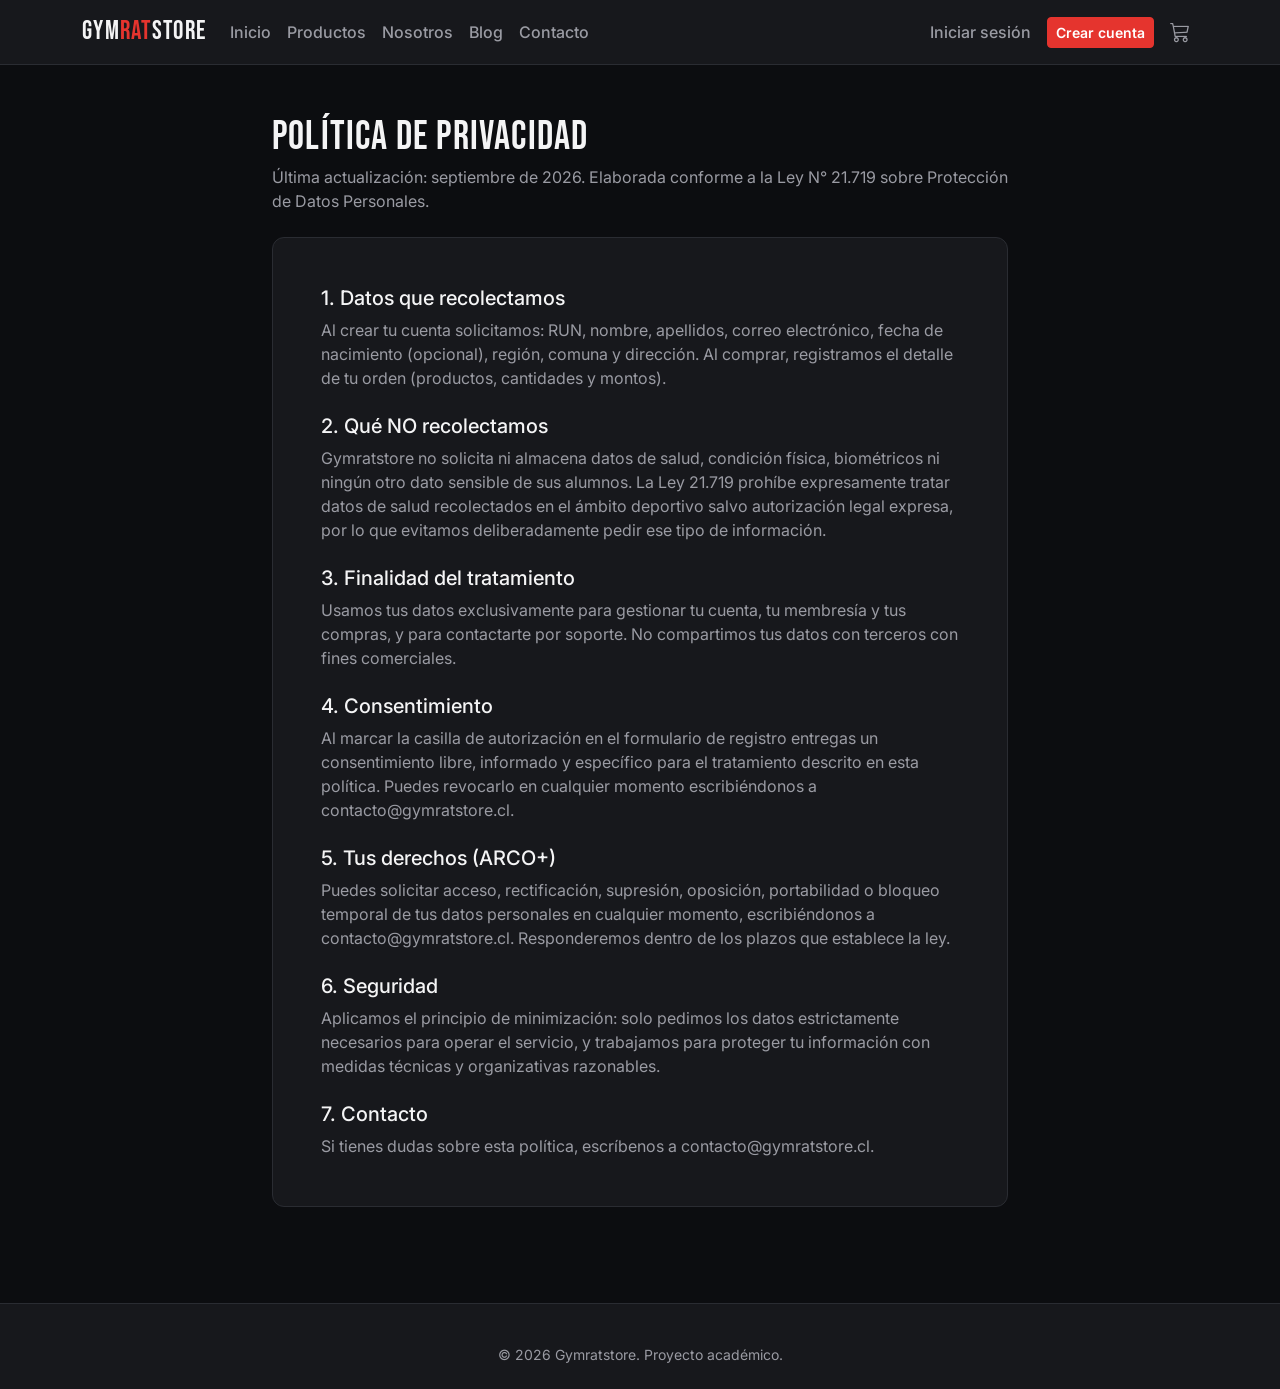
<file: politica-privacidad.html>
<!doctype html>
<html lang="es" data-bs-theme="dark">
<head>
  <meta charset="UTF-8" />
  <meta name="viewport" content="width=device-width, initial-scale=1.0" />
  <title>Política de Privacidad - Gymratstore</title>
  <link rel="preconnect" href="https://fonts.googleapis.com" />
  <link href="https://fonts.googleapis.com/css2?family=Bebas+Neue&family=Inter:wght@400;500;600;700&display=swap" rel="stylesheet" />
  <link href="https://cdn.jsdelivr.net/npm/bootstrap@5.3.3/dist/css/bootstrap.min.css" rel="stylesheet" />
  <link href="https://cdn.jsdelivr.net/npm/bootstrap-icons@1.11.3/font/bootstrap-icons.css" rel="stylesheet" />
  <link href="css/styles.css" rel="stylesheet" />
</head>
<body>
  <nav class="navbar navbar-expand-lg navbar-gr sticky-top" data-bs-theme="dark">
    <div class="container">
      <a class="navbar-brand" href="index.html">GYM<span>RAT</span>STORE</a>
      <button class="navbar-toggler" type="button" data-bs-toggle="collapse" data-bs-target="#navGr">
        <span class="navbar-toggler-icon"></span>
      </button>
      <div class="collapse navbar-collapse" id="navGr">
        <ul class="navbar-nav me-auto mb-2 mb-lg-0">
          <li class="nav-item"><a class="nav-link" href="index.html">Inicio</a></li>
          <li class="nav-item"><a class="nav-link" href="productos.html">Productos</a></li>
          <li class="nav-item"><a class="nav-link" href="nosotros.html">Nosotros</a></li>
          <li class="nav-item"><a class="nav-link" href="blog.html">Blog</a></li>
          <li class="nav-item"><a class="nav-link" href="contacto.html">Contacto</a></li>
          <li class="nav-item d-none" data-rol="Administrador,Vendedor"><a class="nav-link" href="admin/index.html"><i class="bi bi-speedometer2 me-1"></i>Panel admin</a></li>
        </ul>
        <ul class="navbar-nav align-items-lg-center gap-lg-2">
          <li class="nav-item d-none" data-sesion="fuera"><a class="nav-link" href="login.html">Iniciar sesión</a></li>
          <li class="nav-item d-none" data-sesion="fuera"><a class="btn btn-brand btn-sm" href="registro.html">Crear cuenta</a></li>
          <li class="nav-item dropdown d-none" data-sesion="dentro">
            <a class="nav-link dropdown-toggle" href="#" role="button" data-bs-toggle="dropdown">
              <i class="bi bi-person-circle me-1"></i><span data-sesion-nombre></span>
            </a>
            <ul class="dropdown-menu dropdown-menu-end">
              <li><a class="dropdown-item" href="#" data-accion="cerrar-sesion" data-ir="index.html">Cerrar sesión</a></li>
            </ul>
          </li>
          <li class="nav-item">
            <a class="nav-link gr-cart-icon" href="carrito.html">
              <i class="bi bi-cart3"></i>
              <span class="gr-carrito-badge d-none">0</span>
            </a>
          </li>
        </ul>
      </div>
    </div>
  </nav>

  <main class="container py-5">
    <div class="row justify-content-center">
      <div class="col-lg-8">
        <h1 class="mb-1">Política de Privacidad</h1>
        <p class="text-muted-gr mb-4">Última actualización: septiembre de 2026. Elaborada conforme a la Ley N° 21.719 sobre Protección de Datos Personales.</p>

        <div class="gr-card p-4 p-md-5">
          <h5>1. Datos que recolectamos</h5>
          <p class="text-muted-gr">Al crear tu cuenta solicitamos: RUN, nombre, apellidos, correo electrónico, fecha de nacimiento (opcional), región, comuna y dirección. Al comprar, registramos el detalle de tu orden (productos, cantidades y montos).</p>

          <h5 class="mt-4">2. Qué NO recolectamos</h5>
          <p class="text-muted-gr">Gymratstore no solicita ni almacena datos de salud, condición física, biométricos ni ningún otro dato sensible de sus alumnos. La Ley 21.719 prohíbe expresamente tratar datos de salud recolectados en el ámbito deportivo salvo autorización legal expresa, por lo que evitamos deliberadamente pedir ese tipo de información.</p>

          <h5 class="mt-4">3. Finalidad del tratamiento</h5>
          <p class="text-muted-gr">Usamos tus datos exclusivamente para gestionar tu cuenta, tu membresía y tus compras, y para contactarte por soporte. No compartimos tus datos con terceros con fines comerciales.</p>

          <h5 class="mt-4">4. Consentimiento</h5>
          <p class="text-muted-gr">Al marcar la casilla de autorización en el formulario de registro entregas un consentimiento libre, informado y específico para el tratamiento descrito en esta política. Puedes revocarlo en cualquier momento escribiéndonos a contacto@gymratstore.cl.</p>

          <h5 class="mt-4">5. Tus derechos (ARCO+)</h5>
          <p class="text-muted-gr">Puedes solicitar acceso, rectificación, supresión, oposición, portabilidad o bloqueo temporal de tus datos personales en cualquier momento, escribiéndonos a contacto@gymratstore.cl. Responderemos dentro de los plazos que establece la ley.</p>

          <h5 class="mt-4">6. Seguridad</h5>
          <p class="text-muted-gr">Aplicamos el principio de minimización: solo pedimos los datos estrictamente necesarios para operar el servicio, y trabajamos para proteger tu información con medidas técnicas y organizativas razonables.</p>

          <h5 class="mt-4">7. Contacto</h5>
          <p class="text-muted-gr mb-0">Si tienes dudas sobre esta política, escríbenos a contacto@gymratstore.cl.</p>
        </div>
      </div>
    </div>
  </main>

  <footer class="gr-footer">
    <div class="container">
      <p class="small text-center mb-0">© <span data-anio-actual></span> Gymratstore. Proyecto académico.</p>
    </div>
  </footer>

  <div class="toast-container position-fixed bottom-0 end-0 p-3" id="grToastContainer"></div>

  <script src="https://cdn.jsdelivr.net/npm/bootstrap@5.3.3/dist/js/bootstrap.bundle.min.js"></script>
  <script src="js/mock-data.js"></script>
  <script src="js/validaciones.js"></script>
  <script src="js/sesion.js"></script>
  <script src="js/carrito.js"></script>
  <script src="js/comun.js"></script>
</body>
</html>
</file>
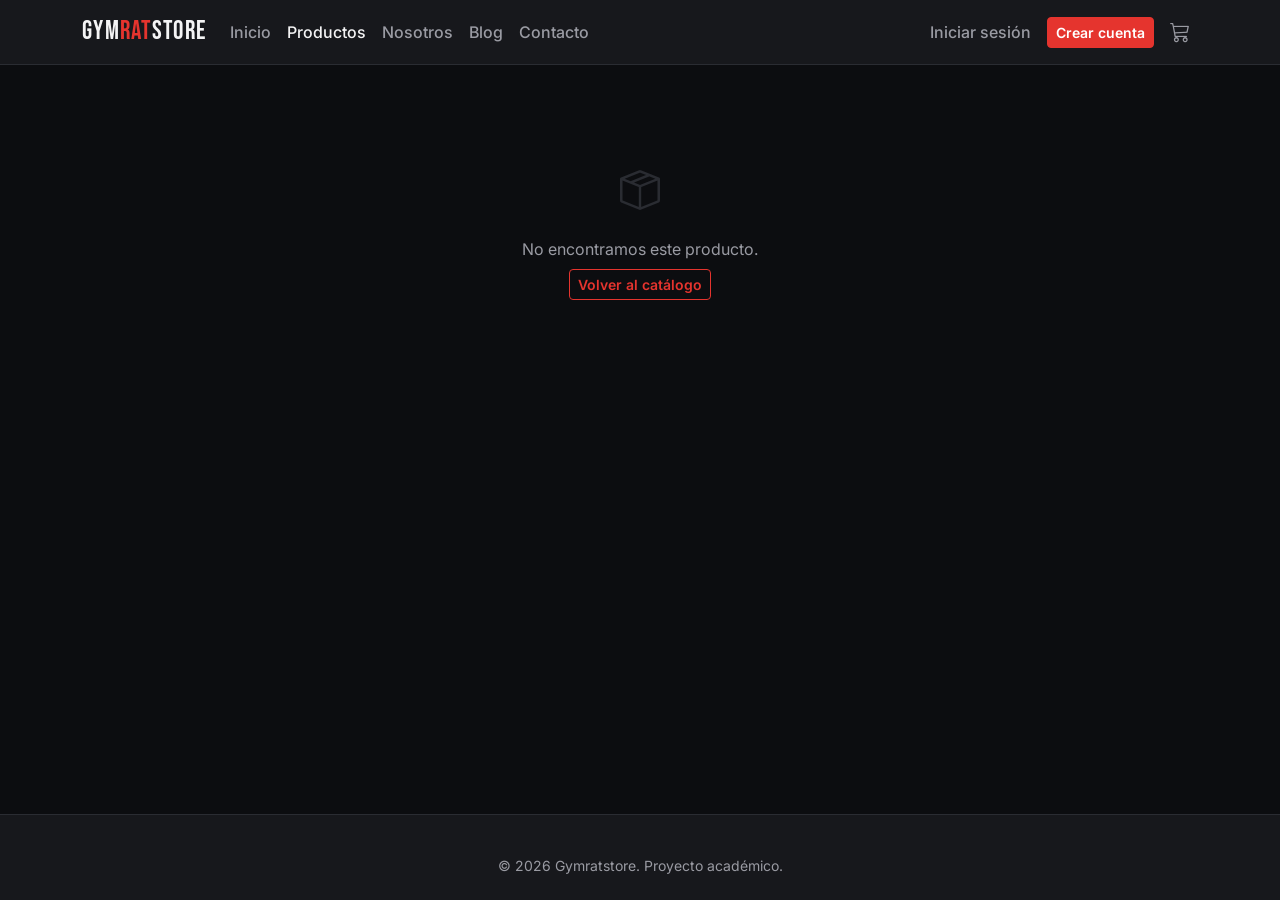
<file: producto-detalle.html>
<!doctype html>
<html lang="es" data-bs-theme="dark">
<head>
  <meta charset="UTF-8" />
  <meta name="viewport" content="width=device-width, initial-scale=1.0" />
  <title>Producto - Gymratstore</title>
  <link rel="preconnect" href="https://fonts.googleapis.com" />
  <link href="https://fonts.googleapis.com/css2?family=Bebas+Neue&family=Inter:wght@400;500;600;700&display=swap" rel="stylesheet" />
  <link href="https://cdn.jsdelivr.net/npm/bootstrap@5.3.3/dist/css/bootstrap.min.css" rel="stylesheet" />
  <link href="https://cdn.jsdelivr.net/npm/bootstrap-icons@1.11.3/font/bootstrap-icons.css" rel="stylesheet" />
  <link href="css/styles.css" rel="stylesheet" />
</head>
<body>
  <nav class="navbar navbar-expand-lg navbar-gr sticky-top" data-bs-theme="dark">
    <div class="container">
      <a class="navbar-brand" href="index.html">GYM<span>RAT</span>STORE</a>
      <button class="navbar-toggler" type="button" data-bs-toggle="collapse" data-bs-target="#navGr">
        <span class="navbar-toggler-icon"></span>
      </button>
      <div class="collapse navbar-collapse" id="navGr">
        <ul class="navbar-nav me-auto mb-2 mb-lg-0">
          <li class="nav-item"><a class="nav-link" href="index.html">Inicio</a></li>
          <li class="nav-item"><a class="nav-link active" href="productos.html">Productos</a></li>
          <li class="nav-item"><a class="nav-link" href="nosotros.html">Nosotros</a></li>
          <li class="nav-item"><a class="nav-link" href="blog.html">Blog</a></li>
          <li class="nav-item"><a class="nav-link" href="contacto.html">Contacto</a></li>
          <li class="nav-item d-none" data-rol="Administrador,Vendedor"><a class="nav-link" href="admin/index.html"><i class="bi bi-speedometer2 me-1"></i>Panel admin</a></li>
        </ul>
        <ul class="navbar-nav align-items-lg-center gap-lg-2">
          <li class="nav-item d-none" data-sesion="fuera"><a class="nav-link" href="login.html">Iniciar sesión</a></li>
          <li class="nav-item d-none" data-sesion="fuera"><a class="btn btn-brand btn-sm" href="registro.html">Crear cuenta</a></li>
          <li class="nav-item dropdown d-none" data-sesion="dentro">
            <a class="nav-link dropdown-toggle" href="#" role="button" data-bs-toggle="dropdown">
              <i class="bi bi-person-circle me-1"></i><span data-sesion-nombre></span>
            </a>
            <ul class="dropdown-menu dropdown-menu-end">
              <li><a class="dropdown-item" href="#" data-accion="cerrar-sesion" data-ir="index.html">Cerrar sesión</a></li>
            </ul>
          </li>
          <li class="nav-item">
            <a class="nav-link gr-cart-icon" href="carrito.html">
              <i class="bi bi-cart3"></i>
              <span class="gr-carrito-badge d-none">0</span>
            </a>
          </li>
        </ul>
      </div>
    </div>
  </nav>

  <main class="container py-5">
    <div id="detalleProducto">
      <a href="productos.html" class="small d-inline-block mb-3"><i class="bi bi-arrow-left me-1"></i>Volver al catálogo</a>
      <div class="row g-4">
        <div class="col-md-5">
          <div class="gr-product-media rounded-4" style="aspect-ratio: 1; font-size: 5rem" id="detalleIcono">
            <i class="bi bi-box-seam"></i>
          </div>
        </div>
        <div class="col-md-7">
          <span class="gr-badge-tipo mb-2" id="detalleBadgeTipo"></span>
          <h1 id="detalleNombre" class="mb-2"></h1>
          <p class="text-muted-gr" id="detalleDescripcion"></p>
          <div class="gr-precio fs-3 mb-2" id="detallePrecio"></div>
          <p class="small text-muted-gr" id="detalleStock"></p>

          <div class="row g-2 align-items-end mt-3" id="filaCantidad">
            <div class="col-auto">
              <label class="form-label" for="cantidad">Cantidad</label>
              <input type="number" class="form-control" id="cantidad" value="1" min="1" style="width: 6rem" />
            </div>
            <div class="col-auto">
              <button type="button" class="btn btn-brand btn-lg" id="btnAgregar">
                <i class="bi bi-cart-plus me-1"></i>Agregar al carrito
              </button>
            </div>
          </div>
          <div class="invalid-feedback d-block" id="errorCantidad"></div>
          <p class="small text-muted-gr mt-2 d-none" id="avisoPlanCuenta">
            <i class="bi bi-info-circle me-1"></i>Puedes agregarlo al carrito ahora; para pagarlo vas a necesitar
            <a href="login.html">iniciar sesión</a> o <a href="registro.html">crear una cuenta</a>.
          </p>
        </div>
      </div>
    </div>

    <div class="gr-empty-state d-none" id="detalleNoEncontrado">
      <i class="bi bi-box-seam"></i>
      <p class="mt-3 mb-2">No encontramos este producto.</p>
      <a href="productos.html" class="btn btn-sm btn-brand-outline">Volver al catálogo</a>
    </div>

    <section class="mt-5" id="seccionRelacionados">
      <div class="gr-section-titulo">
        <h2 class="mb-0">También te puede interesar</h2>
      </div>
      <div class="row g-3" id="gridRelacionados"></div>
    </section>
  </main>

  <footer class="gr-footer">
    <div class="container">
      <p class="small text-center mb-0">© <span data-anio-actual></span> Gymratstore. Proyecto académico.</p>
    </div>
  </footer>

  <div class="toast-container position-fixed bottom-0 end-0 p-3" id="grToastContainer"></div>

  <script src="https://cdn.jsdelivr.net/npm/bootstrap@5.3.3/dist/js/bootstrap.bundle.min.js"></script>
  <script src="js/mock-data.js"></script>
  <script src="js/validaciones.js"></script>
  <script src="js/sesion.js"></script>
  <script src="js/carrito.js"></script>
  <script src="js/producto-ui.js"></script>
  <script src="js/comun.js"></script>
  <script src="js/producto-detalle.js"></script>
</body>
</html>
</file>
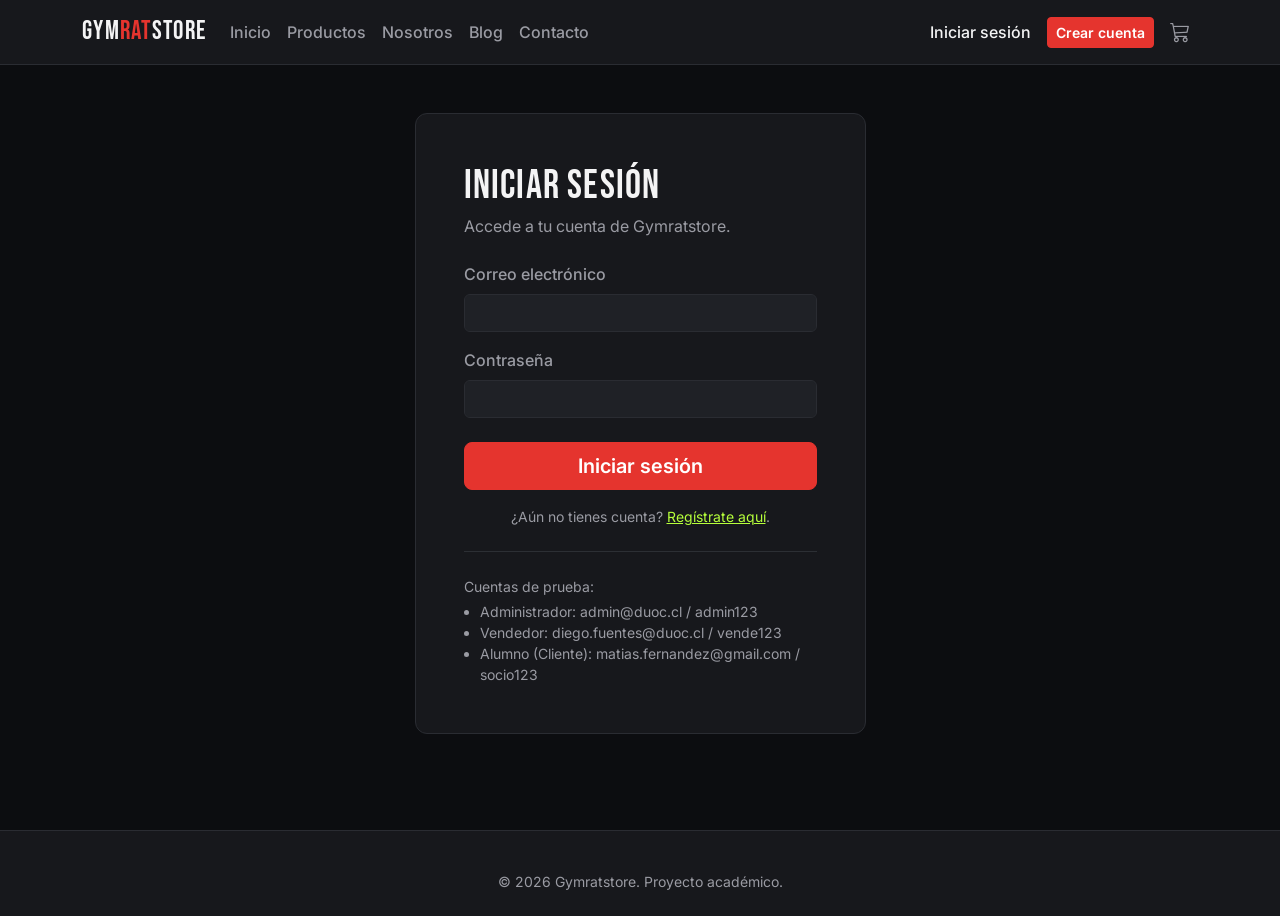
<file: productos.html>
<!doctype html>
<html lang="es" data-bs-theme="dark">
<head>
  <meta charset="UTF-8" />
  <meta name="viewport" content="width=device-width, initial-scale=1.0" />
  <title>Mantenedor de productos - Gymratstore</title>
  <link rel="preconnect" href="https://fonts.googleapis.com" />
  <link href="https://fonts.googleapis.com/css2?family=Bebas+Neue&family=Inter:wght@400;500;600;700&display=swap" rel="stylesheet" />
  <link href="https://cdn.jsdelivr.net/npm/bootstrap@5.3.3/dist/css/bootstrap.min.css" rel="stylesheet" />
  <link href="https://cdn.jsdelivr.net/npm/bootstrap-icons@1.11.3/font/bootstrap-icons.css" rel="stylesheet" />
  <link href="../css/styles.css" rel="stylesheet" />
</head>
<body>
  <div class="gr-admin-shell">
    <aside class="gr-admin-sidebar">
      <a class="navbar-brand d-block mb-4" href="../index.html">GYM<span class="text-accent-red">RAT</span>STORE</a>
      <nav class="nav flex-column gap-1">
        <a class="nav-link" href="index.html"><i class="bi bi-speedometer2 me-2"></i>Inicio</a>
        <a class="nav-link active" href="productos.html"><i class="bi bi-box-seam me-2"></i>Productos</a>
        <a class="nav-link d-none" data-rol="Administrador" href="alumnos.html"><i class="bi bi-people me-2"></i>Alumnos</a>
        <a class="nav-link" href="ordenes.html"><i class="bi bi-receipt me-2"></i>Órdenes</a>
        <hr class="border-secondary my-2" />
        <a class="nav-link" href="../index.html"><i class="bi bi-box-arrow-left me-2"></i>Volver a la tienda</a>
        <a class="nav-link" href="#" data-accion="cerrar-sesion" data-ir="../index.html"><i class="bi bi-power me-2"></i>Cerrar sesión</a>
      </nav>
    </aside>

    <div class="gr-admin-main">
      <div class="d-flex justify-content-between align-items-start flex-wrap gap-2 mb-4">
        <div>
          <h1 class="mb-0">Mantenedor de productos</h1>
          <p class="text-muted-gr mb-0">Planes de membresía y suplementos.</p>
        </div>
        <button type="button" class="btn btn-brand" data-bs-toggle="modal" data-bs-target="#modalProducto" id="btnNuevoProducto">
          <i class="bi bi-plus-lg me-1"></i>Nuevo producto
        </button>
      </div>

      <div class="gr-card p-3 mb-3">
        <div class="row g-2 align-items-center">
          <div class="col-12 col-lg-auto">
            <div class="btn-group" role="group">
              <input type="radio" class="btn-check" name="filtroTipoAdmin" id="fTodos" value="" checked />
              <label class="btn btn-outline-light btn-sm" for="fTodos">Todos</label>
              <input type="radio" class="btn-check" name="filtroTipoAdmin" id="fPlanes" value="Plan" />
              <label class="btn btn-outline-light btn-sm" for="fPlanes">Planes</label>
              <input type="radio" class="btn-check" name="filtroTipoAdmin" id="fSuplementos" value="Suplemento" />
              <label class="btn btn-outline-light btn-sm" for="fSuplementos">Suplementos</label>
            </div>
          </div>
          <div class="col-12 col-lg-4">
            <input type="text" class="form-control form-control-sm" id="buscarProducto" placeholder="Buscar por código o nombre..." />
          </div>
        </div>
      </div>

      <div class="gr-card p-0">
        <div class="table-responsive">
          <table class="table table-gr align-middle mb-0">
            <thead>
              <tr>
                <th>Código</th>
                <th>Tipo</th>
                <th>Categoría</th>
                <th>Nombre</th>
                <th>Precio</th>
                <th>Stock</th>
                <th>Stock crítico</th>
                <th class="text-end">Acciones</th>
              </tr>
            </thead>
            <tbody id="tablaProductos"></tbody>
          </table>
        </div>
      </div>
      <p class="text-muted-gr text-center py-4 d-none" id="sinProductos">No hay productos que coincidan con la búsqueda.</p>
    </div>
  </div>

  <!-- Modal crear/editar producto -->
  <div class="modal fade" id="modalProducto" tabindex="-1">
    <div class="modal-dialog modal-lg">
      <div class="modal-content gr-card">
        <div class="modal-header border-secondary">
          <h5 class="modal-title" id="tituloModalProducto">Nuevo producto</h5>
          <button type="button" class="btn-close btn-close-white" data-bs-dismiss="modal"></button>
        </div>
        <form id="formProducto">
          <div class="modal-body">
            <div class="row g-3">
              <div class="col-md-4">
                <label class="form-label" for="mTipo">Tipo</label>
                <select class="form-select" id="mTipo">
                  <option value="Plan">Plan de gimnasio</option>
                  <option value="Suplemento">Suplemento</option>
                </select>
              </div>
              <div class="col-md-4">
                <label class="form-label" for="mCategoria">Categoría</label>
                <select class="form-select" id="mCategoria"></select>
                <div class="invalid-feedback"></div>
              </div>
              <div class="col-md-4">
                <label class="form-label" for="mCodigo">Código</label>
                <input type="text" class="form-control" id="mCodigo" />
                <div class="invalid-feedback"></div>
              </div>

              <div class="col-md-6">
                <label class="form-label" for="mNombre">Nombre</label>
                <input type="text" class="form-control" id="mNombre" maxlength="100" />
                <div class="invalid-feedback"></div>
              </div>
              <div class="col-md-6">
                <label class="form-label" for="mImagen">URL de imagen (opcional)</label>
                <input type="text" class="form-control" id="mImagen" placeholder="https://..." />
              </div>

              <div class="col-12">
                <label class="form-label" for="mDescripcion">Descripción (opcional)</label>
                <textarea class="form-control" id="mDescripcion" rows="3" maxlength="500"></textarea>
                <div class="invalid-feedback"></div>
              </div>

              <div class="col-md-4">
                <label class="form-label" for="mPrecio">Precio (CLP)</label>
                <input type="number" class="form-control" id="mPrecio" min="0" step="1" />
                <div class="invalid-feedback"></div>
              </div>
              <div class="col-md-4">
                <label class="form-label" for="mStock">Stock / cupos</label>
                <input type="number" class="form-control" id="mStock" min="0" step="1" />
                <div class="invalid-feedback"></div>
              </div>
              <div class="col-md-4">
                <label class="form-label" for="mStockCritico">Stock crítico (opcional)</label>
                <input type="number" class="form-control" id="mStockCritico" min="0" step="1" />
                <div class="invalid-feedback"></div>
              </div>
            </div>
            <div id="alertaProducto" class="alert alert-danger mt-3 d-none"></div>
          </div>
          <div class="modal-footer border-secondary">
            <button type="button" class="btn btn-outline-light" data-bs-dismiss="modal">Cancelar</button>
            <button type="submit" class="btn btn-brand">Guardar producto</button>
          </div>
        </form>
      </div>
    </div>
  </div>

  <div class="toast-container position-fixed bottom-0 end-0 p-3" id="grToastContainer"></div>

  <script src="https://cdn.jsdelivr.net/npm/bootstrap@5.3.3/dist/js/bootstrap.bundle.min.js"></script>
  <script src="../js/mock-data.js"></script>
  <script src="../js/validaciones.js"></script>
  <script src="../js/sesion.js"></script>
  <script src="../js/carrito.js"></script>
  <script src="../js/comun.js"></script>
  <script src="../js/admin-productos.js"></script>
</body>
</html>
</file>
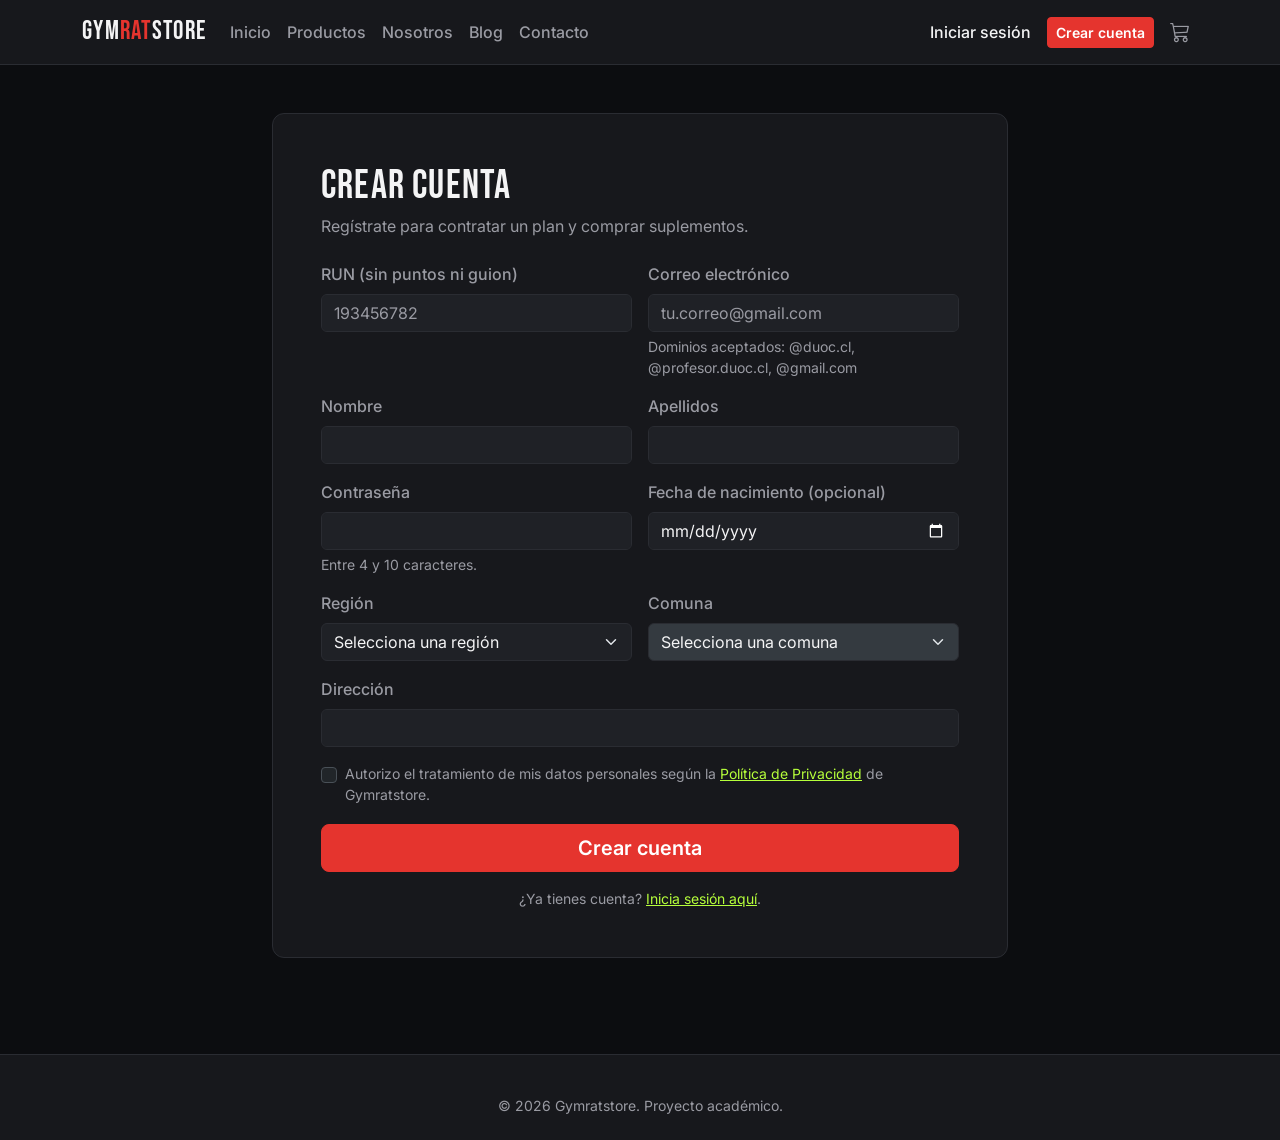
<file: registro.html>
<!doctype html>
<html lang="es" data-bs-theme="dark">
<head>
  <meta charset="UTF-8" />
  <meta name="viewport" content="width=device-width, initial-scale=1.0" />
  <title>Crear cuenta - Gymratstore</title>
  <link rel="preconnect" href="https://fonts.googleapis.com" />
  <link href="https://fonts.googleapis.com/css2?family=Bebas+Neue&family=Inter:wght@400;500;600;700&display=swap" rel="stylesheet" />
  <link href="https://cdn.jsdelivr.net/npm/bootstrap@5.3.3/dist/css/bootstrap.min.css" rel="stylesheet" />
  <link href="https://cdn.jsdelivr.net/npm/bootstrap-icons@1.11.3/font/bootstrap-icons.css" rel="stylesheet" />
  <link href="css/styles.css" rel="stylesheet" />
</head>
<body>
  <nav class="navbar navbar-expand-lg navbar-gr sticky-top" data-bs-theme="dark">
    <div class="container">
      <a class="navbar-brand" href="index.html">GYM<span>RAT</span>STORE</a>
      <button class="navbar-toggler" type="button" data-bs-toggle="collapse" data-bs-target="#navGr">
        <span class="navbar-toggler-icon"></span>
      </button>
      <div class="collapse navbar-collapse" id="navGr">
        <ul class="navbar-nav me-auto mb-2 mb-lg-0">
          <li class="nav-item"><a class="nav-link" href="index.html">Inicio</a></li>
          <li class="nav-item"><a class="nav-link" href="productos.html">Productos</a></li>
          <li class="nav-item"><a class="nav-link" href="nosotros.html">Nosotros</a></li>
          <li class="nav-item"><a class="nav-link" href="blog.html">Blog</a></li>
          <li class="nav-item"><a class="nav-link" href="contacto.html">Contacto</a></li>
          <li class="nav-item d-none" data-rol="Administrador,Vendedor"><a class="nav-link" href="admin/index.html"><i class="bi bi-speedometer2 me-1"></i>Panel admin</a></li>
        </ul>
        <ul class="navbar-nav align-items-lg-center gap-lg-2">
          <li class="nav-item d-none" data-sesion="fuera"><a class="nav-link active" href="login.html">Iniciar sesión</a></li>
          <li class="nav-item d-none" data-sesion="fuera"><a class="btn btn-brand btn-sm" href="registro.html">Crear cuenta</a></li>
          <li class="nav-item dropdown d-none" data-sesion="dentro">
            <a class="nav-link dropdown-toggle" href="#" role="button" data-bs-toggle="dropdown">
              <i class="bi bi-person-circle me-1"></i><span data-sesion-nombre></span>
            </a>
            <ul class="dropdown-menu dropdown-menu-end">
              <li><a class="dropdown-item" href="#" data-accion="cerrar-sesion" data-ir="index.html">Cerrar sesión</a></li>
            </ul>
          </li>
          <li class="nav-item">
            <a class="nav-link gr-cart-icon" href="carrito.html">
              <i class="bi bi-cart3"></i>
              <span class="gr-carrito-badge d-none">0</span>
            </a>
          </li>
        </ul>
      </div>
    </div>
  </nav>

  <main class="container py-5">
    <div class="row justify-content-center">
      <div class="col-lg-8">
        <div class="gr-card p-4 p-md-5">
          <h1 class="mb-1">Crear cuenta</h1>
          <p class="text-muted-gr mb-4">Regístrate para contratar un plan y comprar suplementos.</p>

          <form id="formRegistro" novalidate>
            <div class="row g-3">
              <div class="col-md-6">
                <label class="form-label" for="run">RUN (sin puntos ni guion)</label>
                <input type="text" class="form-control" id="run" maxlength="9" placeholder="193456782" />
                <div class="invalid-feedback"></div>
              </div>
              <div class="col-md-6">
                <label class="form-label" for="correo">Correo electrónico</label>
                <input type="text" class="form-control" id="correo" maxlength="100" placeholder="tu.correo@gmail.com" />
                <div class="invalid-feedback"></div>
                <div class="form-text text-muted-gr">Dominios aceptados: @duoc.cl, @profesor.duoc.cl, @gmail.com</div>
              </div>

              <div class="col-md-6">
                <label class="form-label" for="nombre">Nombre</label>
                <input type="text" class="form-control" id="nombre" maxlength="50" />
                <div class="invalid-feedback"></div>
              </div>
              <div class="col-md-6">
                <label class="form-label" for="apellidos">Apellidos</label>
                <input type="text" class="form-control" id="apellidos" maxlength="100" />
                <div class="invalid-feedback"></div>
              </div>

              <div class="col-md-6">
                <label class="form-label" for="clave">Contraseña</label>
                <input type="password" class="form-control" id="clave" maxlength="10" />
                <div class="invalid-feedback"></div>
                <div class="form-text text-muted-gr">Entre 4 y 10 caracteres.</div>
              </div>
              <div class="col-md-6">
                <label class="form-label" for="fechaNacimiento">Fecha de nacimiento (opcional)</label>
                <input type="date" class="form-control" id="fechaNacimiento" />
              </div>

              <div class="col-md-6">
                <label class="form-label" for="region">Región</label>
                <select class="form-select" id="region">
                  <option value="">Selecciona una región</option>
                </select>
                <div class="invalid-feedback"></div>
              </div>
              <div class="col-md-6">
                <label class="form-label" for="comuna">Comuna</label>
                <select class="form-select" id="comuna" disabled>
                  <option value="">Selecciona una comuna</option>
                </select>
                <div class="invalid-feedback"></div>
              </div>

              <div class="col-12">
                <label class="form-label" for="direccion">Dirección</label>
                <input type="text" class="form-control" id="direccion" maxlength="300" />
                <div class="invalid-feedback"></div>
              </div>

              <div class="col-12">
                <div class="form-check">
                  <input class="form-check-input" type="checkbox" id="consentimiento" />
                  <label class="form-check-label small text-muted-gr" for="consentimiento">
                    Autorizo el tratamiento de mis datos personales según la
                    <a href="politica-privacidad.html" target="_blank">Política de Privacidad</a> de Gymratstore.
                  </label>
                  <div class="invalid-feedback"></div>
                </div>
              </div>
            </div>

            <div id="alertaRegistro" class="alert alert-danger mt-4 d-none"></div>
            <div id="exitoRegistro" class="alert alert-success mt-4 d-none"></div>

            <button type="submit" class="btn btn-brand btn-lg w-100 mt-3">Crear cuenta</button>
            <p class="text-center small text-muted-gr mt-3 mb-0">
              ¿Ya tienes cuenta? <a href="login.html">Inicia sesión aquí</a>.
            </p>
          </form>
        </div>
      </div>
    </div>
  </main>

  <footer class="gr-footer">
    <div class="container">
      <p class="small text-center mb-0">© <span data-anio-actual></span> Gymratstore. Proyecto académico.</p>
    </div>
  </footer>

  <div class="toast-container position-fixed bottom-0 end-0 p-3" id="grToastContainer"></div>

  <script src="https://cdn.jsdelivr.net/npm/bootstrap@5.3.3/dist/js/bootstrap.bundle.min.js"></script>
  <script src="js/mock-data.js"></script>
  <script src="js/validaciones.js"></script>
  <script src="js/sesion.js"></script>
  <script src="js/carrito.js"></script>
  <script src="js/comun.js"></script>
  <script src="js/registro.js"></script>
</body>
</html>
</file>
<file: css/styles.css>
/* ==========================================================================
   Gymratstore - hoja de estilos propia
   Tema oscuro unificado + Bootstrap 5 (data-bs-theme="dark") por debajo.
   Acentos: rojo de marca (acción/urgencia) y verde-lima (progreso/éxito) -
   sin sumar colores nuevos para mantener un solo lenguaje visual coherente.
   ========================================================================== */

:root {
  --gr-bg: #0c0d10;
  --gr-surface: #17181c;
  --gr-surface-alt: #1f2126;
  --gr-border: #2a2c32;
  --gr-text: #f4f4f5;
  --gr-text-muted: #9a9ba3;
  --gr-red: #e5342e;
  --gr-red-dark: #b5231e;
  --gr-lime: #b6ff3b;
  --gr-lime-dark: #8fd41c;
  --gr-radius: 0.75rem;
  --gr-shadow: 0 10px 30px rgba(0, 0, 0, 0.35);
}

/* --- Base --------------------------------------------------------------- */

html,
body {
  background-color: var(--gr-bg);
  color: var(--gr-text);
}

body {
  font-family: "Inter", system-ui, -apple-system, sans-serif;
  min-height: 100vh;
  display: flex;
  flex-direction: column;
}

main {
  flex: 1 1 auto;
}

h1,
h2,
h3,
h4,
.gr-display {
  font-family: "Bebas Neue", "Inter", sans-serif;
  letter-spacing: 0.03em;
  text-transform: uppercase;
}

a {
  color: var(--gr-lime);
}

a:hover {
  color: var(--gr-lime-dark);
}

.text-muted-gr {
  color: var(--gr-text-muted) !important;
}

.text-accent-red {
  color: var(--gr-red) !important;
}

.text-accent-lime {
  color: var(--gr-lime) !important;
}

/* --- Botones de marca ----------------------------------------------------- */

.btn-brand {
  background-color: var(--gr-red);
  border-color: var(--gr-red);
  color: #fff;
  font-weight: 600;
}

.btn-brand:hover,
.btn-brand:focus {
  background-color: var(--gr-red-dark);
  border-color: var(--gr-red-dark);
  color: #fff;
}

.btn-brand-outline {
  background-color: transparent;
  border: 1px solid var(--gr-red);
  color: var(--gr-red);
  font-weight: 600;
}

.btn-brand-outline:hover {
  background-color: var(--gr-red);
  color: #fff;
}

.btn-lime {
  background-color: var(--gr-lime);
  border-color: var(--gr-lime);
  color: #0c0d10;
  font-weight: 700;
}

.btn-lime:hover {
  background-color: var(--gr-lime-dark);
  border-color: var(--gr-lime-dark);
  color: #0c0d10;
}

/* --- Navbar --------------------------------------------------------------- */

.navbar-gr {
  background-color: var(--gr-surface);
  border-bottom: 1px solid var(--gr-border);
}

.navbar-gr .navbar-brand {
  font-family: "Bebas Neue", sans-serif;
  font-size: 1.6rem;
  letter-spacing: 0.05em;
  color: var(--gr-text);
}

.navbar-gr .navbar-brand span {
  color: var(--gr-red);
}

.navbar-gr .nav-link {
  color: var(--gr-text-muted);
  font-weight: 500;
}

.navbar-gr .nav-link.active,
.navbar-gr .nav-link:hover {
  color: var(--gr-text);
}

.gr-cart-icon {
  position: relative;
  font-size: 1.25rem;
  color: var(--gr-text);
}

.gr-carrito-badge {
  position: absolute;
  top: -0.4rem;
  right: -0.6rem;
  background-color: var(--gr-red);
  color: #fff;
  border-radius: 999px;
  font-size: 0.7rem;
  min-width: 1.2rem;
  height: 1.2rem;
  display: flex;
  align-items: center;
  justify-content: center;
  padding: 0 0.3rem;
}

/* --- Superficies / tarjetas ------------------------------------------------ */

.gr-card {
  background-color: var(--gr-surface);
  border: 1px solid var(--gr-border);
  border-radius: var(--gr-radius);
}

.gr-surface-alt {
  background-color: var(--gr-surface-alt);
  border-radius: var(--gr-radius);
}

/* --- Hero (home) ------------------------------------------------------------ */

.gr-hero {
  background: radial-gradient(circle at top right, rgba(229, 52, 46, 0.18), transparent 55%),
    linear-gradient(180deg, var(--gr-surface) 0%, var(--gr-bg) 100%);
  border-bottom: 1px solid var(--gr-border);
  padding: 4rem 0;
}

.gr-hero h1 {
  font-size: clamp(2.2rem, 5vw, 3.6rem);
  line-height: 1.05;
}

.gr-avatar-circle-lg {
  width: 4rem;
  height: 4rem;
  border-radius: 50%;
  background-color: var(--gr-surface-alt);
  border: 2px solid var(--gr-lime);
  color: var(--gr-lime);
  display: flex;
  align-items: center;
  justify-content: center;
  font-family: "Bebas Neue", sans-serif;
  font-size: 1.5rem;
}

.gr-stat-card {
  background-color: var(--gr-surface);
  border: 1px solid var(--gr-border);
  border-left: 3px solid var(--gr-red);
  border-radius: var(--gr-radius);
  padding: 1rem 1.25rem;
}

.gr-stat-card .gr-stat-valor {
  font-family: "Bebas Neue", sans-serif;
  font-size: 2rem;
  line-height: 1;
}

/* --- Catálogo de productos -------------------------------------------------- */

.gr-product-card {
  background-color: var(--gr-surface);
  border: 1px solid var(--gr-border);
  border-radius: var(--gr-radius);
  display: flex;
  flex-direction: column;
  height: 100%;
  overflow: hidden;
  transition: border-color 0.15s ease, transform 0.15s ease;
}

.gr-product-card:hover {
  border-color: var(--gr-lime);
  transform: translateY(-2px);
}

.gr-product-media {
  aspect-ratio: 4 / 3;
  background-color: var(--gr-surface-alt);
  display: flex;
  align-items: center;
  justify-content: center;
  font-size: 2.5rem;
  color: var(--gr-text-muted);
  overflow: hidden;
}

.gr-product-media img {
  width: 100%;
  height: 100%;
  object-fit: contain;
  padding: 0.6rem;
  box-sizing: border-box;
}

.gr-product-body {
  padding: 1rem;
  display: flex;
  flex-direction: column;
  gap: 0.5rem;
  flex: 1 1 auto;
}

.gr-product-body .gr-precio {
  font-family: "Bebas Neue", sans-serif;
  font-size: 1.4rem;
  color: var(--gr-lime);
}

.gr-product-footer {
  padding: 1rem;
  padding-top: 0;
  margin-top: auto;
}

.gr-badge-tipo {
  display: inline-flex;
  align-items: center;
  gap: 0.35rem;
  padding: 0.2rem 0.6rem;
  border-radius: 999px;
  font-size: 0.72rem;
  font-weight: 600;
  text-transform: uppercase;
  letter-spacing: 0.04em;
  border: 1px solid var(--gr-border);
  color: var(--gr-text-muted);
  width: fit-content;
}

.gr-badge-tipo.gr-badge-plan {
  border-color: var(--gr-lime);
  color: var(--gr-lime);
}

.gr-badge-tipo.gr-badge-suplemento {
  border-color: var(--gr-red);
  color: var(--gr-red);
}

/* Estado de membresía de un alumno */
.gr-badge-membresia {
  display: inline-flex;
  align-items: center;
  gap: 0.35rem;
  padding: 0.25rem 0.65rem;
  border-radius: 999px;
  font-size: 0.75rem;
  font-weight: 600;
  border: 1px solid var(--gr-border);
}

.gr-badge-membresia.is-activa {
  border-color: var(--gr-lime);
  color: var(--gr-lime);
}

.gr-badge-membresia.is-vencida {
  border-color: var(--gr-red);
  color: var(--gr-red);
}

.gr-badge-membresia.is-sin-plan {
  color: var(--gr-text-muted);
}

.gr-stock-critico {
  color: var(--gr-red);
  font-size: 0.8rem;
}

/* --- Carrito ---------------------------------------------------------------- */

.gr-cart-item {
  background-color: var(--gr-surface);
  border: 1px solid var(--gr-border);
  border-radius: var(--gr-radius);
  padding: 0.9rem;
  display: flex;
  gap: 1rem;
  align-items: center;
}

.gr-cart-item-icono {
  width: 3rem;
  height: 3rem;
  flex: none;
  border-radius: 0.5rem;
  background-color: var(--gr-surface-alt);
  display: flex;
  align-items: center;
  justify-content: center;
  font-size: 1.3rem;
  color: var(--gr-text-muted);
}

.gr-cart-summary {
  position: sticky;
  top: 1rem;
}

/* --- Formularios -------------------------------------------------------------- */

.form-control,
.form-select {
  background-color: var(--gr-surface-alt);
  border-color: var(--gr-border);
  color: var(--gr-text);
}

.form-control:focus,
.form-select:focus {
  background-color: var(--gr-surface-alt);
  color: var(--gr-text);
  border-color: var(--gr-lime);
  box-shadow: 0 0 0 0.2rem rgba(182, 255, 59, 0.15);
}

.form-control::placeholder {
  color: var(--gr-text-muted);
}

.form-label {
  font-weight: 500;
  color: var(--gr-text-muted);
}

.invalid-feedback {
  color: var(--gr-red);
}

.form-control.is-valid,
.form-select.is-valid {
  border-color: var(--gr-lime);
}

.form-control.is-invalid,
.form-select.is-invalid {
  border-color: var(--gr-red);
}

/* --- Panel admin -------------------------------------------------------------- */

.gr-admin-shell {
  display: flex;
  min-height: 100vh;
}

.gr-admin-sidebar {
  width: 240px;
  flex: none;
  background-color: var(--gr-surface);
  border-right: 1px solid var(--gr-border);
  padding: 1.25rem 1rem;
}

.gr-admin-sidebar .navbar-brand {
  font-family: "Bebas Neue", sans-serif;
  font-size: 1.4rem;
}

.gr-admin-sidebar .nav-link {
  color: var(--gr-text-muted);
  border-radius: 0.5rem;
  padding: 0.55rem 0.75rem;
  display: flex;
  align-items: center;
  gap: 0.6rem;
}

.gr-admin-sidebar .nav-link.active {
  background-color: var(--gr-surface-alt);
  color: var(--gr-lime);
  font-weight: 600;
}

.gr-admin-sidebar .nav-link:hover {
  color: var(--gr-text);
}

.gr-admin-main {
  flex: 1 1 auto;
  padding: 1.75rem;
}

.table-gr {
  --bs-table-bg: var(--gr-surface);
  --bs-table-color: var(--gr-text);
  --bs-table-border-color: var(--gr-border);
}

/* --- Blog ---------------------------------------------------------------------- */

.gr-blog-card .gr-blog-media {
  aspect-ratio: 16 / 9;
  background-color: var(--gr-surface-alt);
  display: flex;
  align-items: center;
  justify-content: center;
  font-size: 2rem;
  color: var(--gr-text-muted);
  border-radius: var(--gr-radius) var(--gr-radius) 0 0;
}

/* --- Footer ---------------------------------------------------------------------- */

.gr-footer {
  background-color: var(--gr-surface);
  border-top: 1px solid var(--gr-border);
  color: var(--gr-text-muted);
  padding: 2.5rem 0 1.5rem;
  margin-top: 3rem;
}

.gr-footer a {
  color: var(--gr-text-muted);
  text-decoration: none;
}

.gr-footer a:hover {
  color: var(--gr-lime);
}

.gr-footer h6 {
  color: var(--gr-text);
  font-family: "Bebas Neue", sans-serif;
  letter-spacing: 0.04em;
}

/* --- Utilidades varias -------------------------------------------------------- */

.gr-empty-state {
  text-align: center;
  padding: 3rem 1.5rem;
  color: var(--gr-text-muted);
}

.gr-empty-state i {
  font-size: 2.5rem;
  color: var(--gr-border);
}

.gr-section-titulo {
  display: flex;
  align-items: baseline;
  justify-content: space-between;
  margin-bottom: 1.25rem;
}

@media (max-width: 991.98px) {
  .gr-admin-shell {
    flex-direction: column;
  }

  .gr-admin-sidebar {
    width: 100%;
    border-right: none;
    border-bottom: 1px solid var(--gr-border);
  }
}
</file>
